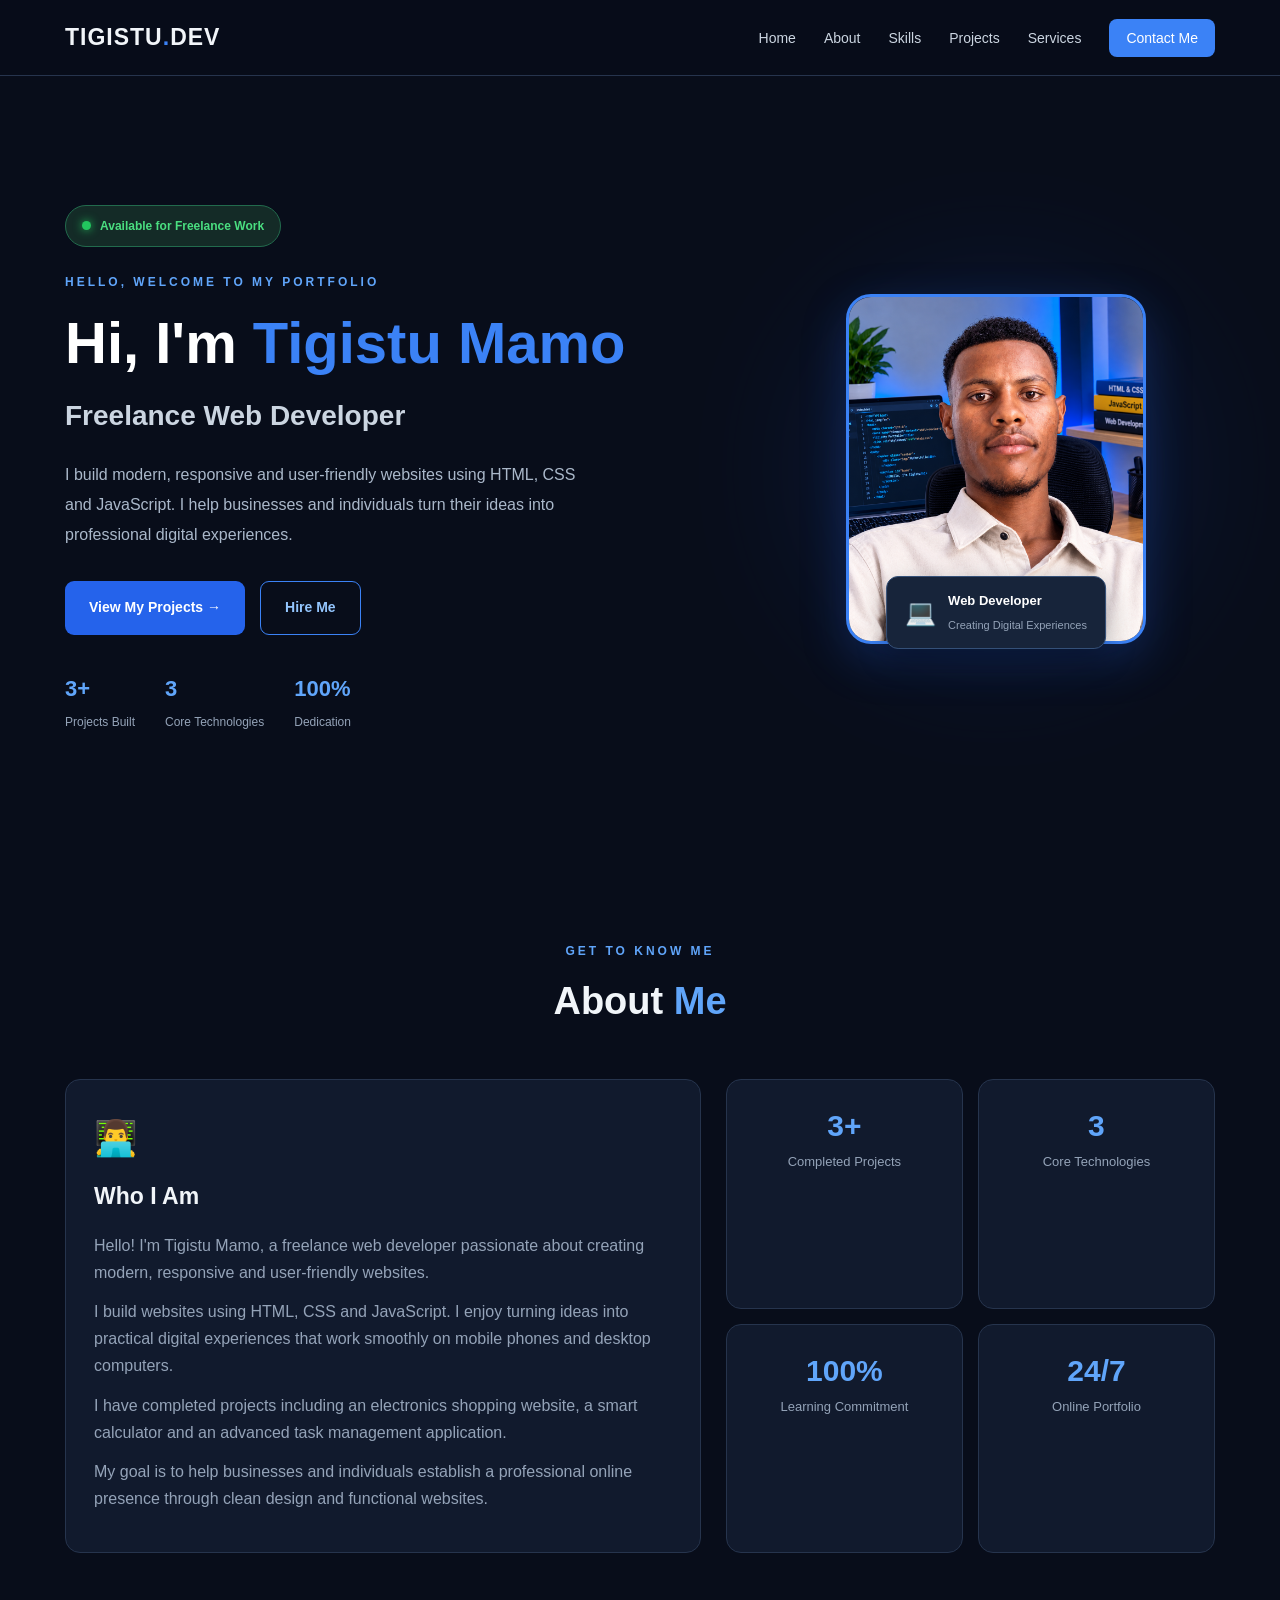
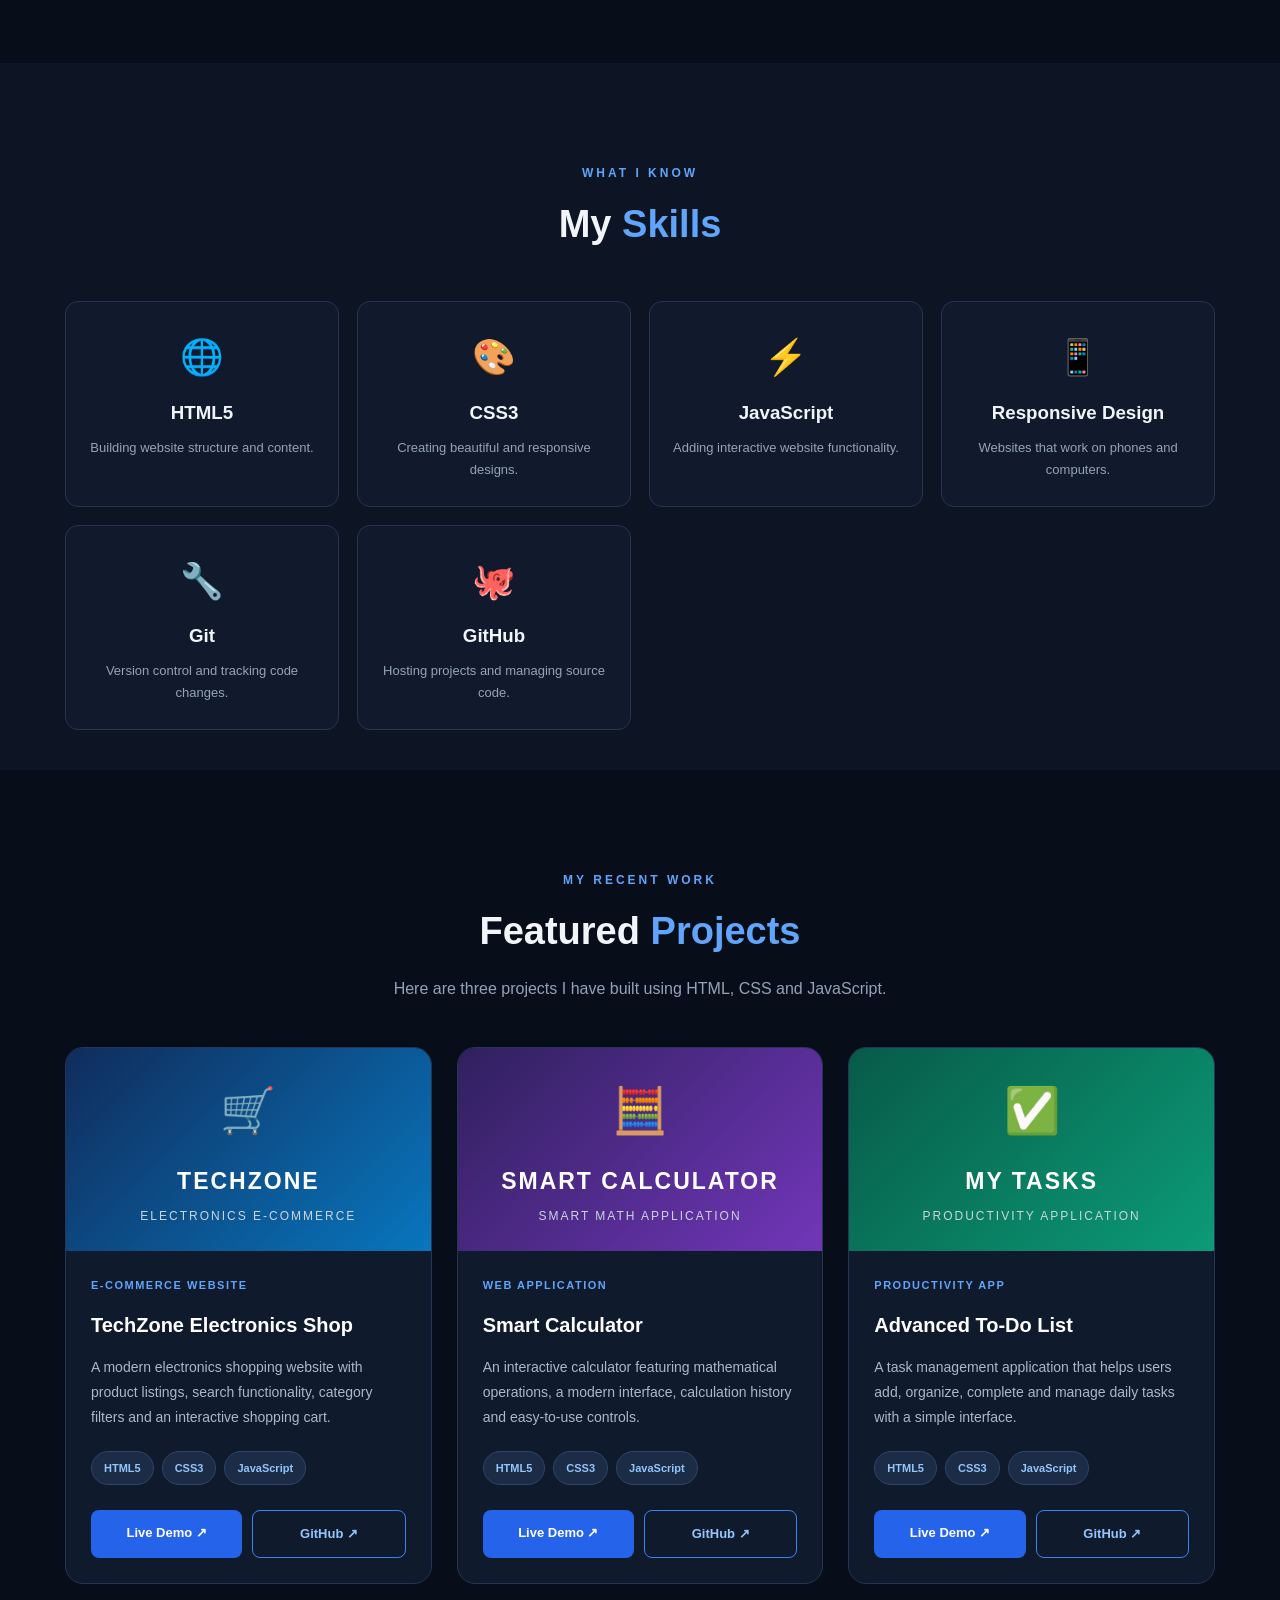
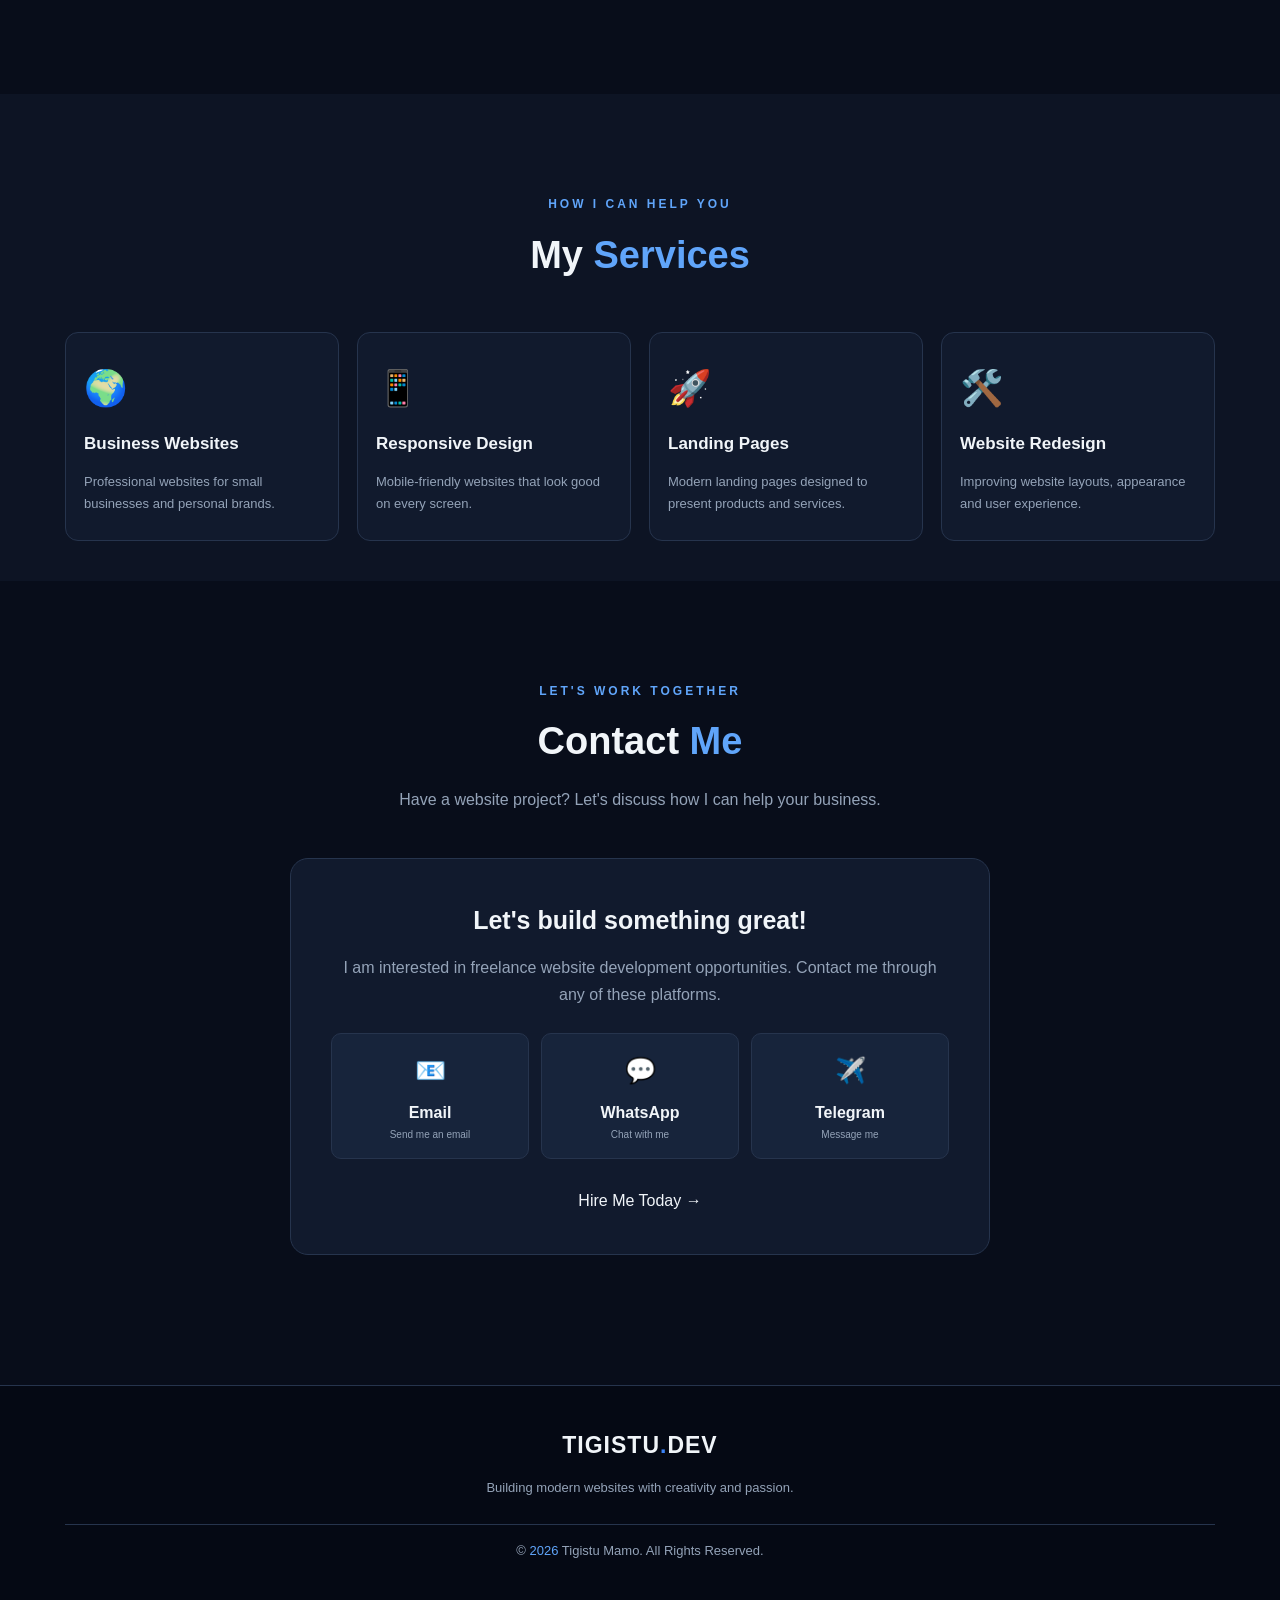
<file: index.html>
<!DOCTYPE html>
<html lang="en">
<head>
  <meta charset="UTF-8">
  <meta name="viewport" content="width=device-width, initial-scale=1.0">

  <meta name="description" content="Tigistu Mamo - Freelance Web Developer. I build modern, responsive and professional websites for businesses.">

  <meta name="theme-color" content="#080d1a">

  <title>Tigistu Mamo | Freelance Web Developer</title>

  <link rel="stylesheet" href="style.css">
</head>

<body>

  <!-- NAVBAR -->
  <header class="header">
    <nav class="navbar container">

      <a href="#home" class="logo">
        TIGISTU<span>.</span>DEV
      </a>

      <button class="menu-btn" id="menuBtn"
        aria-label="Open navigation" aria-expanded="false">
        ☰
      </button>

      <ul class="nav-links" id="navLinks">
        <li><a href="#home">Home</a></li>
        <li><a href="#about">About</a></li>
        <li><a href="#skills">Skills</a></li>
        <li><a href="#projects">Projects</a></li>
        <li><a href="#services">Services</a></li>
        <li><a href="#contact" class="nav-contact">Contact Me</a></li>
      </ul>

    </nav>
  </header>

  <main>

    
    
<!-- PROFESSIONAL HERO SECTION -->

<section class="hero container" id="home">

  <div class="hero-content">

    <div class="hero-badge">
      <span class="online-dot"></span>
      Available for Freelance Work
    </div>

    <p class="small-heading">
      HELLO, WELCOME TO MY PORTFOLIO
    </p>

    <h1>
      Hi, I'm <span>Tigistu Mamo</span>
    </h1>

    <h2>
      Freelance Web Developer
    </h2>

    <p class="hero-description">
      I build modern, responsive and user-friendly
      websites using HTML, CSS and JavaScript.
      I help businesses and individuals turn their
      ideas into professional digital experiences.
    </p>

    <div class="hero-buttons">

      <a href="#projects" class="btn primary">
        View My Projects →
      </a>

      <a href="#contact" class="btn secondary">
        Hire Me
      </a>

    </div>

    <div class="hero-social-proof">
      <div class="hero-stat">
        <strong>3+</strong>
        <span>Projects Built</span>
      </div>

      <div class="hero-stat">
        <strong>3</strong>
        <span>Core Technologies</span>
      </div>

      <div class="hero-stat">
        <strong>100%</strong>
        <span>Dedication</span>
      </div>
    </div>

  </div>

  <div class="hero-image">

    <div class="image-glow"></div>

    <img
      src="profile.jpg"
      alt="Tigistu Mamo, freelance web developer"
      class="profile-photo"
    >

    <div class="image-label">
      <span>💻</span>

      <div>
        <strong>Web Developer</strong>
        <small>Creating Digital Experiences</small>
      </div>
    </div>

  </div>

</section>

  

    

    <!-- ABOUT -->
    <section class="section container" id="about">

      <div class="section-heading">
        <p class="small-heading">GET TO KNOW ME</p>
        <h2>About <span>Me</span></h2>
      </div>

      <div class="about-content">
        <div class="about-card">

  <div class="about-icon">👨‍💻</div>

  <h3>Who I Am</h3>

  <p>
    Hello! I'm Tigistu Mamo, a freelance web developer
    passionate about creating modern, responsive and
    user-friendly websites.
  </p>

  <p>
    I build websites using HTML, CSS and JavaScript.
    I enjoy turning ideas into practical digital
    experiences that work smoothly on mobile phones
    and desktop computers.
  </p>

  <p>
    I have completed projects including an electronics
    shopping website, a smart calculator and an
    advanced task management application.
  </p>

  <p>
    My goal is to help businesses and individuals
    establish a professional online presence through
    clean design and functional websites.
  </p>

        </div>

        

        <div class="about-stats">

          <div class="stat-card">
            <h3>3+</h3>
            <p>Completed Projects</p>
          </div>

          <div class="stat-card">
            <h3>3</h3>
            <p>Core Technologies</p>
          </div>

          <div class="stat-card">
            <h3>100%</h3>
            <p>Learning Commitment</p>
          </div>

          <div class="stat-card">
            <h3>24/7</h3>
            <p>Online Portfolio</p>
          </div>

        </div>

      </div>

    </section>

    <!-- SKILLS -->
    <section class="section skills-section" id="skills">

      <div class="container">

        <div class="section-heading">
          <p class="small-heading">WHAT I KNOW</p>
          <h2>My <span>Skills</span></h2>
        </div>

        <div class="skills-grid">

          <div class="skill-card">
            <div class="skill-icon">🌐</div>
            <h3>HTML5</h3>
            <p>Building website structure and content.</p>
          </div>

          <div class="skill-card">
            <div class="skill-icon">🎨</div>
            <h3>CSS3</h3>
            <p>Creating beautiful and responsive designs.</p>
          </div>

          <div class="skill-card">
            <div class="skill-icon">⚡</div>
            <h3>JavaScript</h3>
            <p>Adding interactive website functionality.</p>
          </div>

          <div class="skill-card">
            <div class="skill-icon">📱</div>
            <h3>Responsive Design</h3>
            <p>Websites that work on phones and computers.</p>
          </div>
          
<div class="skill-card">
  <div class="skill-icon">🔧</div>
  <h3>Git</h3>
  <p>Version control and tracking code changes.</p>
</div>

<div class="skill-card">
  <div class="skill-icon">🐙</div>
  <h3>GitHub</h3>
  <p>Hosting projects and managing source code.</p>
</div>


        </div>

      </div>

    </section>

    <!-- PROJECTS -->
    <section class="section container" id="projects">

      <div class="section-heading">
        <p class="small-heading">MY RECENT WORK</p>
        <h2>Featured <span>Projects</span></h2>

        <p class="section-description">
          Here are three projects I have built using
          HTML, CSS and JavaScript.
        </p>
      </div>

      <div class="projects-grid">
        
<!-- PROJECT 1: TECHZONE -->
<article class="project-card">

  <div class="project-preview electronics">
    <div class="preview-icon">🛒</div>
    <h3>TECHZONE</h3>
    <p>ELECTRONICS E-COMMERCE</p>
  </div>

  <div class="project-info">

    <span class="project-category">E-COMMERCE WEBSITE</span>

    <h3>TechZone Electronics Shop</h3>

    <p>
      A modern electronics shopping website with
      product listings, search functionality,
      category filters and an interactive shopping cart.
    </p>

    <div class="tech-tags">
      <span>HTML5</span>
      <span>CSS3</span>
      <span>JavaScript</span>
    </div>

    <div class="project-links">
      <a href="Electronics.html" class="project-demo">
        Live Demo ↗
      </a>
      <a href="https://github.com/tigistumamo606-spec"
         target="_blank" rel="noopener"
         class="project-code">
        GitHub ↗
      </a>
    </div>

  </div>
</article>


<!-- PROJECT 2: SMART CALCULATOR -->
<article class="project-card">

  <div class="project-preview calculator">
    <div class="preview-icon">🧮</div>
    <h3>SMART CALCULATOR</h3>
    <p>SMART MATH APPLICATION</p>
  </div>

  <div class="project-info">

    <span class="project-category">WEB APPLICATION</span>

    <h3>Smart Calculator</h3>

    <p>
      An interactive calculator featuring
      mathematical operations, a modern interface,
      calculation history and easy-to-use controls.
    </p>

    <div class="tech-tags">
      <span>HTML5</span>
      <span>CSS3</span>
      <span>JavaScript</span>
    </div>

    <div class="project-links">
      <a href="Calculator.html" class="project-demo">
        Live Demo ↗
      </a>
      <a href="https://github.com/tigistumamo606-spec"
         target="_blank" rel="noopener"
         class="project-code">
        GitHub ↗
      </a>
    </div>

  </div>
</article>


<!-- PROJECT 3: ADVANCED TODO -->
<article class="project-card">

  <div class="project-preview todo">
    <div class="preview-icon">✅</div>
    <h3>MY TASKS</h3>
    <p>PRODUCTIVITY APPLICATION</p>
  </div>

  <div class="project-info">

    <span class="project-category">PRODUCTIVITY APP</span>

    <h3>Advanced To-Do List</h3>

    <p>
      A task management application that helps
      users add, organize, complete and manage
      daily tasks with a simple interface.
    </p>

    <div class="tech-tags">
      <span>HTML5</span>
      <span>CSS3</span>
      <span>JavaScript</span>
    </div>

    <div class="project-links">
      <a href="To-do-list.html" class="project-demo">
        Live Demo ↗
      </a>
      <a href="https://github.com/tigistumamo606-spec"
         target="_blank" rel="noopener"
         class="project-code">
        GitHub ↗
      </a>
    </div>

  </div>
</article>


        

      </div>

    </section>

    <!-- SERVICES -->
    <section class="section services-section" id="services">

      <div class="container">

        <div class="section-heading">
          <p class="small-heading">HOW I CAN HELP YOU</p>
          <h2>My <span>Services</span></h2>
        </div>

        <div class="services-grid">

          <div class="service-card">
            <div class="service-icon">🌍</div>
            <h3>Business Websites</h3>
            <p>
              Professional websites for small businesses
              and personal brands.
            </p>
          </div>

          <div class="service-card">
            <div class="service-icon">📱</div>
            <h3>Responsive Design</h3>
            <p>
              Mobile-friendly websites that look good
              on every screen.
            </p>
          </div>

          <div class="service-card">
            <div class="service-icon">🚀</div>
            <h3>Landing Pages</h3>
            <p>
              Modern landing pages designed to
              present products and services.
            </p>
          </div>

          <div class="service-card">
            <div class="service-icon">🛠️</div>
            <h3>Website Redesign</h3>
            <p>
              Improving website layouts, appearance
              and user experience.
            </p>
          </div>

        </div>

      </div>

    </section>

    <!-- CONTACT -->
    <section class="section container" id="contact">

      <div class="section-heading">
        <p class="small-heading">LET'S WORK TOGETHER</p>
        <h2>Contact <span>Me</span></h2>

        <p class="section-description">
          Have a website project? Let's discuss
          how I can help your business.
        </p>
      </div>

      <div class="contact-card">

        <h3>Let's build something great!</h3>

        <p>
          I am interested in freelance website
          development opportunities.
          Contact me through any of these platforms.
        </p>

        <div class="contact-links">

          <a href="mailto:tigistumamo606@gmail.com"
             class="contact-item">
            <span>📧</span>
            <div>
              <strong>Email</strong>
              <small>Send me an email</small>
            </div>
          </a>

          <a href="https://wa.me/251976264514"
             target="_blank" rel="noopener"
             class="contact-item">
            <span>💬</span>
            <div>
              <strong>WhatsApp</strong>
              <small>Chat with me</small>
            </div>
          </a>

          <a href="https://t.me/tigistu32"
             target="_blank" rel="noopener"
             class="contact-item">
            <span>✈️</span>
            <div>
              <strong>Telegram</strong>
              <small>Message me</small>
            </div>
          </a>

        </div>

        <a href="mailto:tigistumamo606@gmail.com"
           class="btn primary contact-button">
          Hire Me Today →
        </a>

      </div>

    </section>

    <!-- FOOTER -->
    <footer class="footer">

      <div class="container">

        <a href="#home" class="logo">
          TIGISTU<span>.</span>DEV
        </a>

        <p>
          Building modern websites with creativity
          and passion.
        </p>

        <p class="copyright">
          © <span id="year"></span> Tigistu Mamo.
          All Rights Reserved.
        </p>

      </div>

    </footer>

  </main>

  <script src="script.js"></script>

</body>
</html>
</file>
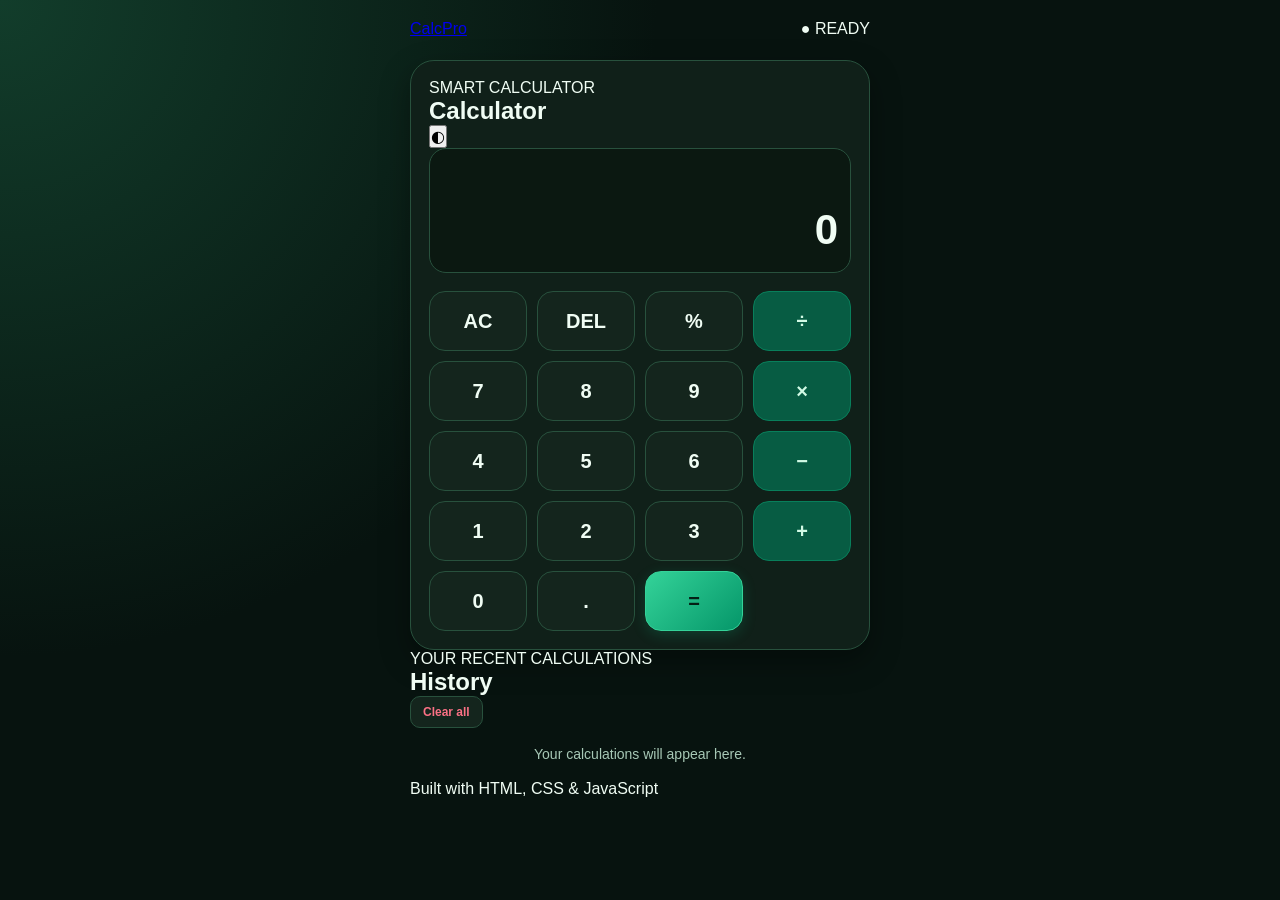
<file: Calculator.html>
<!DOCTYPE html>
<html lang="en">
<head>
  <meta charset="UTF-8">
  <meta name="viewport" content="width=device-width, initial-scale=1.0">
  <meta name="theme-color" content="#080d16">
  <title>CalcPro | Modern  calculter</title>
  <style>
    
/* ======================================
   CalcPro - Emerald Green + Black
   Responsive Android Calculator Theme
   ====================================== */

:root {
  --bg: #07130F;
  --surface: #102019;
  --surface-light: #14251D;
  --border: #28513D;

  --blue: #10B981;
  --text: #F0FDF4;
  --muted: #A7C8B6;

  --green: #34D399;
  --red: #FB7185;

  --shadow: 0 12px 30px rgba(0, 0, 0, 0.35);
}

/* Reset */

* {
  box-sizing: border-box;
  margin: 0;
  padding: 0;
}

body {
  min-height: 100vh;
  padding: 20px;
  background:
    radial-gradient(
      circle at top left,
      #123D2B 0%,
      transparent 42%
    ),
    var(--bg);
  color: var(--text);
  font-family: Arial, Helvetica, sans-serif;
  transition: background 0.3s ease, color 0.3s ease;
}

button {
  font: inherit;
  cursor: pointer;
  -webkit-tap-highlight-color: transparent;
}

button:focus-visible {
  outline: 2px solid var(--blue);
  outline-offset: 3px;
}

/* Main app */

.app {
  width: 100%;
  max-width: 460px;
  margin: 0 auto;
}

/* Header */

.header {
  display: flex;
  align-items: center;
  justify-content: space-between;
  gap: 12px;
  margin-bottom: 22px;
}

.header h1 {
  font-size: 28px;
  font-weight: 800;
  letter-spacing: -1px;
}

.header h1 span {
  color: var(--blue);
}

.header p {
  margin-top: 5px;
  color: var(--muted);
  font-size: 13px;
}

.theme-toggle {
  display: grid;
  place-items: center;
  width: 44px;
  height: 44px;
  border: 1px solid var(--border);
  border-radius: 14px;
  background: var(--surface);
  color: var(--blue);
  font-size: 20px;
}

/* Calculator card */

.calculator {
  padding: 18px;
  border: 1px solid var(--border);
  border-radius: 24px;
  background: var(--surface);
  box-shadow: var(--shadow);
}

/* Display */

.display {
  min-height: 125px;
  display: flex;
  flex-direction: column;
  justify-content: flex-end;
  align-items: flex-end;
  gap: 12px;
  padding: 18px 12px;
  margin-bottom: 18px;
  border: 1px solid var(--border);
  border-radius: 17px;
  background: #0B1811;
  overflow: hidden;
  overflow-wrap: anywhere;
}

#previous {
  
  min-height: 20px;
  color: var(--text);
  font-size: 15px;
  text-align: right;
}

#screen {
  background-color:  #0B1811;
  width: 100%;
  color: var(--text);
  border:none;
  font-size: clamp(30px, 8vw, 42px);
  font-weight: 700;
  text-align: right;
  overflow-wrap: anywhere;
}
    

/* Keypad */

.buttons,
.keypad {
  display: grid;
  grid-template-columns: repeat(4, minmax(0, 1fr));
  gap: 10px;
}

.buttons button,
.keypad button {
  min-width: 0;
  min-height: 60px;
  border: 1px solid var(--border);
  border-radius: 16px;
  background: var(--surface-light);
  color: var(--text);
  font-size: 20px;
  font-weight: 600;
  transition:
    background 0.15s ease,
    transform 0.15s ease,
    border-color 0.15s ease;
}

.buttons button:active,
.keypad button:active {
  transform: scale(0.95);
}

.buttons button:hover,
.keypad button:hover {
  border-color: var(--blue);
  background: #1B3B2B;
}

/* Operator buttons */

button.operator,
.buttons button.operator,
.keypad button.operator {
  border-color: #087F5B;
  background: #075C43;
  color: #D1FAE5;
}

button.operator:hover {
  background: #087F5B;
}

/* Clear and delete */

button.clear,
button.delete {
  background: #173127;
  color: var(--blue);
}

button.delete {
  color: var(--red);
}

/* Equals button */

button.equals,
.buttons button.equals,
.keypad button.equals {
  border-color: #34D399;
  background: linear-gradient(
    135deg,
    #34D399,
    #059669
  );
  color: #042015;
  font-weight: 800;
  box-shadow: 0 4px 14px rgba(16, 185, 129, 0.2);
}

button.equals:hover {
  background: linear-gradient(
    135deg,
    #6EE7B7,
    #10B981
  );
}

/* History section */

.history {
  margin-top: 24px;
  padding: 18px;
  border: 1px solid var(--border);
  border-radius: 20px;
  background: var(--surface);
  box-shadow: var(--shadow);
}

.history-header {
  display: flex;
  align-items: center;
  justify-content: space-between;
  gap: 10px;
  margin-bottom: 15px;
}

.history-header h2 {
  font-size: 18px;
}

.history-header button,
.clear-history {
  padding: 8px 12px;
  border: 1px solid var(--border);
  border-radius: 10px;
  background: var(--surface-light);
  color: var(--red);
  font-size: 12px;
  font-weight: 600;
}

/* History items */

#historyList {
  display: flex;
  flex-direction: column;
  gap: 10px;
}

.history-item {
  display: flex;
  align-items: center;
  justify-content: space-between;
  gap: 12px;
  padding: 12px;
  border: 1px solid var(--border);
  border-radius: 12px;
  background: var(--surface-light);
}

.history-item .calculation {
  min-width: 0;
  overflow-wrap: anywhere;
}

.history-item .expression {
  color: var(--muted);
  font-size: 12px;
}

.history-item .result {
  margin-top: 5px;
  color: var(--green);
  font-size: 17px;
  font-weight: 700;
}

.history-item button {
  flex-shrink: 0;
  width: 34px;
  height: 34px;
  border: 1px solid var(--border);
  border-radius: 10px;
  background: #173127;
  color: var(--red);
  font-size: 16px;
}

.empty-history {
  padding: 18px 5px;
  color: var(--muted);
  font-size: 14px;
  text-align: center;
}

/* Footer */

.footer {
  padding: 20px 0 5px;
  color: var(--muted);
  font-size: 12px;
  text-align: center;
}

/* Light mode
   Compatible with body.classList.toggle("light") */

body.light {
  --bg: #F0FDF4;
  --surface: #FFFFFF;
  --surface-light: #E7F7EC;
  --border: #B8DEC6;

  --blue: #047857;
  --text: #10271B;
  --muted: #547362;

  --green: #047857;
  --red: #BE123C;

  --shadow: 0 10px 25px rgba(16, 70, 40, 0.08);

  background: #F0FDF4;
  color: var(--text);
}

body.light .display {
  background: #F7FFF9;
}

body.light #screen {
  background-color:#F7FFF9;
  color:  #060706;;
}

body.light .buttons button,
body.light .keypad button {
  background: #E7F7EC;
  color: #10271B;
}

body.light button.operator {
  background: #C9F0D8;
  color: #065F46;
}

body.light button.equals {
  background: #10B981;
  color: #FFFFFF;
}

body.light button.clear,
body.light button.delete {
  background: #E7F7EC;
}

body.light .history-item button {
  background: #F0FDF4;
}

body.light .theme-toggle {
  background: #FFFFFF;
}

/* Mobile responsiveness */

@media (max-width: 400px) {
  body {
    padding: 12px;
  }

  .calculator {
    padding: 12px;
  }

  .buttons,
  .keypad {
    gap: 7px;
  }

  .buttons button,
  .keypad button {
    min-height: 54px;
    border-radius: 13px;
    font-size: 18px;
  }

  .history {
    padding: 13px;
  }
}

/* Accessibility */

@media (prefers-reduced-motion: reduce) {
  *,
  *::before,
  *::after {
    transition: none !important;
    animation: none !important;
    scroll-behavior: auto !important;
  }
}

  </style>
  
</head>
<body>
  <main class="app">
    <header class="header">
      <a class="logo" href="#">Calc<span>Pro</span></a>
      <span class="status">● READY</span>
    </header>

    <section class="calculator">
      <div class="calculator-heading">
        <div>
          <p class="eyebrow">SMART CALCULATOR</p>
          <h1>Calculator</h1>
        </div>
        <button id="themeButton" class="theme-button" aria-label="Change theme">
          ◐
        </button>
      </div>

      <div class="display">
        <div id="previous" class="previous"></div>
        <input
          id="screen"
          
          class="screen"
          type="text"
          value="0"
          readonly
          aria-label="Calculator display"
        >
      </div>

      <div class="keypad" id="keypad">
        <button class="key utility" data-action="clear">AC</button>
        <button class="key utility" data-action="delete">DEL</button>
        <button class="key utility" data-action="percent">%</button>
        <button class="key operator" data-value="/">÷</button>

        <button class="key" data-value="7">7</button>
        <button class="key" data-value="8">8</button>
        <button class="key" data-value="9">9</button>
        <button class="key operator" data-value="*">×</button>

        <button class="key" data-value="4">4</button>
        <button class="key" data-value="5">5</button>
        <button class="key" data-value="6">6</button>
        <button class="key operator" data-value="-">−</button>

        <button class="key" data-value="1">1</button>
        <button class="key" data-value="2">2</button>
        <button class="key" data-value="3">3</button>
        <button class="key operator" data-value="+">+</button>

        <button class="key zero" data-value="0">0</button>
        <button class="key" data-action="decimal">.</button>
        <button class="key equals" data-action="equals">=</button>
      </div>
    </section>

    <section class="history-section">
      <div class="history-heading">
        <div>
          <p class="eyebrow">YOUR RECENT CALCULATIONS</p>
          <h2>History</h2>
        </div>
        <button id="clearHistory" class="clear-history">Clear all</button>
      </div>

      <div id="historyList" class="history-list"></div>
    </section>

    <footer>Built with HTML, CSS & JavaScript</footer>
  </main>
  <script>
    
"use strict";

const screen = document.getElementById("screen");
const previous = document.getElementById("previous");
const keypad = document.getElementById("keypad");
const historyList = document.getElementById("historyList");

let expression = "";
let justCalculated = false;
let history = loadHistory();

function loadHistory() {
  try {
    const saved = JSON.parse(
      localStorage.getItem("calcProHistory") || "[]"
    );

    if (!Array.isArray(saved)) return [];

    return saved.filter(item =>
      typeof item.id === "string" &&
      typeof item.expression === "string" &&
      typeof item.result === "string"
    ).slice(0, 50);
  } catch {
    return [];
  }
}

function saveHistory() {
  try {
    localStorage.setItem("calcProHistory", JSON.stringify(history));
  } catch {
    previous.textContent = "Could not save history.";
  }
}

function formatResult(number) {
  if (!Number.isFinite(number)) {
    throw new Error("Invalid result");
  }

  const rounded = Number(number.toPrecision(12));
  return String(rounded);
}

function updateDisplay() {
  screen.value = expression || "0";
}

function clearCalculator() {
  expression = "";
  justCalculated = false;
  previous.textContent = "";
  updateDisplay();
}

function deleteLast() {
  expression = expression.slice(0, -1);
  justCalculated = false;
  updateDisplay();
}

function addValue(value) {
  if (justCalculated) {
    if (/[0-9.]/.test(value)) {
      expression = "";
    }
    justCalculated = false;
  }

  if (/[0-9]/.test(value) && value.length === 1) {
    const lastNumber = expression.match(/(?:^|[+\-*/])(\d*\.?\d*)$/);
    if (lastNumber && lastNumber[1].replace(".", "").length >= 15) {
      return;
    }
  }

  const operators = ["+", "-", "*", "/"];
  const last = expression.slice(-1);

  if (operators.includes(value)) {
    if (expression === "") {
      if (value !== "-") return;
    }

    if (operators.includes(last)) {
      if (value === "-" && last !== "-") {
        expression += value;
      } else {
        expression = expression.slice(0, -1) + value;
      }
      updateDisplay();
      return;
    }
  }

  if (value === ".") {
    const currentNumber = expression.split(/[+\-*/]/).pop();
    if (currentNumber.includes(".")) return;

    if (currentNumber === "") expression += "0";
  }

  expression += value;
  updateDisplay();
}

// Safe parser for basic arithmetic.
// Supports +, -, *, / and decimals; no eval().
function calculate(input) {
  const tokens = input.match(
    /(?:\d+\.?\d*|\.\d+)|[+\-*/]/g
  );

  if (!tokens || tokens.join("") !== input) {
    throw new Error("Invalid expression");
  }

  let position = 0;

  function parseFactor() {
    if (tokens[position] === "-") {
      position++;
      return -parseFactor();
    }

    const token = tokens[position];

    if (!token || !/^(?:\d+\.?\d*|\.\d+)$/.test(token)) {
      throw new Error("Expected a number");
    }

    position++;
    const number = Number(token);

    if (!Number.isFinite(number)) {
      throw new Error("Invalid number");
    }

    return number;
  }

  function parseTerm() {
    let value = parseFactor();

    while (tokens[position] === "*" || tokens[position] === "/") {
      const operator = tokens[position++];
      const next = parseFactor();

      if (operator === "/" && next === 0) {
        throw new Error("Cannot divide by zero");
      }

      value = operator === "*" ? value * next : value / next;
    }

    return value;
  }

  function parseExpression() {
    let value = parseTerm();

    while (tokens[position] === "+" || tokens[position] === "-") {
      const operator = tokens[position++];
      const next = parseTerm();

      value = operator === "+" ? value + next : value - next;
    }

    return value;
  }

  const result = parseExpression();

  if (position !== tokens.length || !Number.isFinite(result)) {
    throw new Error("Invalid expression");
  }

  return result;
}

function addHistory(input, result) {
  history.unshift({
    id: Date.now().toString() + Math.random().toString(36).slice(2, 7),
    expression: input,
    result: result
  });

  history = history.slice(0, 50);
  saveHistory();
  renderHistory();
}

function calculateResult() {
  if (!expression) return;

  try {
    const input = expression;
    const result = formatResult(calculate(input));

    previous.textContent = input + " =";
    expression = result;
    screen.value = result;
    justCalculated = true;

    addHistory(input, result);
  } catch {
    previous.textContent = "Invalid calculation";
    expression = "";
    screen.value = "Error";
    justCalculated = true;
  }
}

function applyPercent() {
  if (!expression) return;

  try {
    const result = formatResult(calculate(expression) / 100);
    previous.textContent = expression + "%";
    expression = result;
    updateDisplay();
    justCalculated = true;
  } catch {
    previous.textContent = "Invalid calculation";
  }
}

keypad.addEventListener("click", event => {
  const button = event.target.closest("button");
  if (!button) return;

  const action = button.dataset.action;
  const value = button.dataset.value;

  if (action === "clear") clearCalculator();
  else if (action === "delete") deleteLast();
  else if (action === "percent") applyPercent();
  else if (action === "decimal") addValue(".");
  else if (action === "equals") calculateResult();
  else if (value !== undefined) addValue(value);
});

function renderHistory() {
  if (history.length === 0) {
    historyList.innerHTML =
      '<p class="empty-history">Your calculations will appear here.</p>';
    return;
  }

  historyList.innerHTML = history.map(item => `
    <div class="history-item">
      <div class="history-content">
        <p class="history-expression">${escapeHTML(item.expression)} =</p>
        <p class="history-result">${escapeHTML(item.result)}</p>
      </div>
      <button class="history-delete"
        data-delete-history="${escapeHTML(item.id)}"
        aria-label="Delete this calculation">×</button>
    </div>
  `).join("");
}

function escapeHTML(text) {
  return text.replace(/[&<>"']/g, character => ({
    "&": "&amp;",
    "<": "&lt;",
    ">": "&gt;",
    '"': "&quot;",
    "'": "&#039;"
  })[character]);
}

historyList.addEventListener("click", event => {
  const button = event.target.closest("[data-delete-history]");
  if (!button) return;

  history = history.filter(item => item.id !== button.dataset.deleteHistory);
  saveHistory();
  renderHistory();
});

document.getElementById("clearHistory").addEventListener("click", () => {
  if (history.length === 0) return;

  if (confirm("Delete all calculation history?")) {
    history = [];
    saveHistory();
    renderHistory();
  }
});

document.getElementById("themeButton").addEventListener("click", () => {
  document.body.classList.toggle("light");
});

renderHistory();
updateDisplay();

  </script>
</body>
</html>
</file>
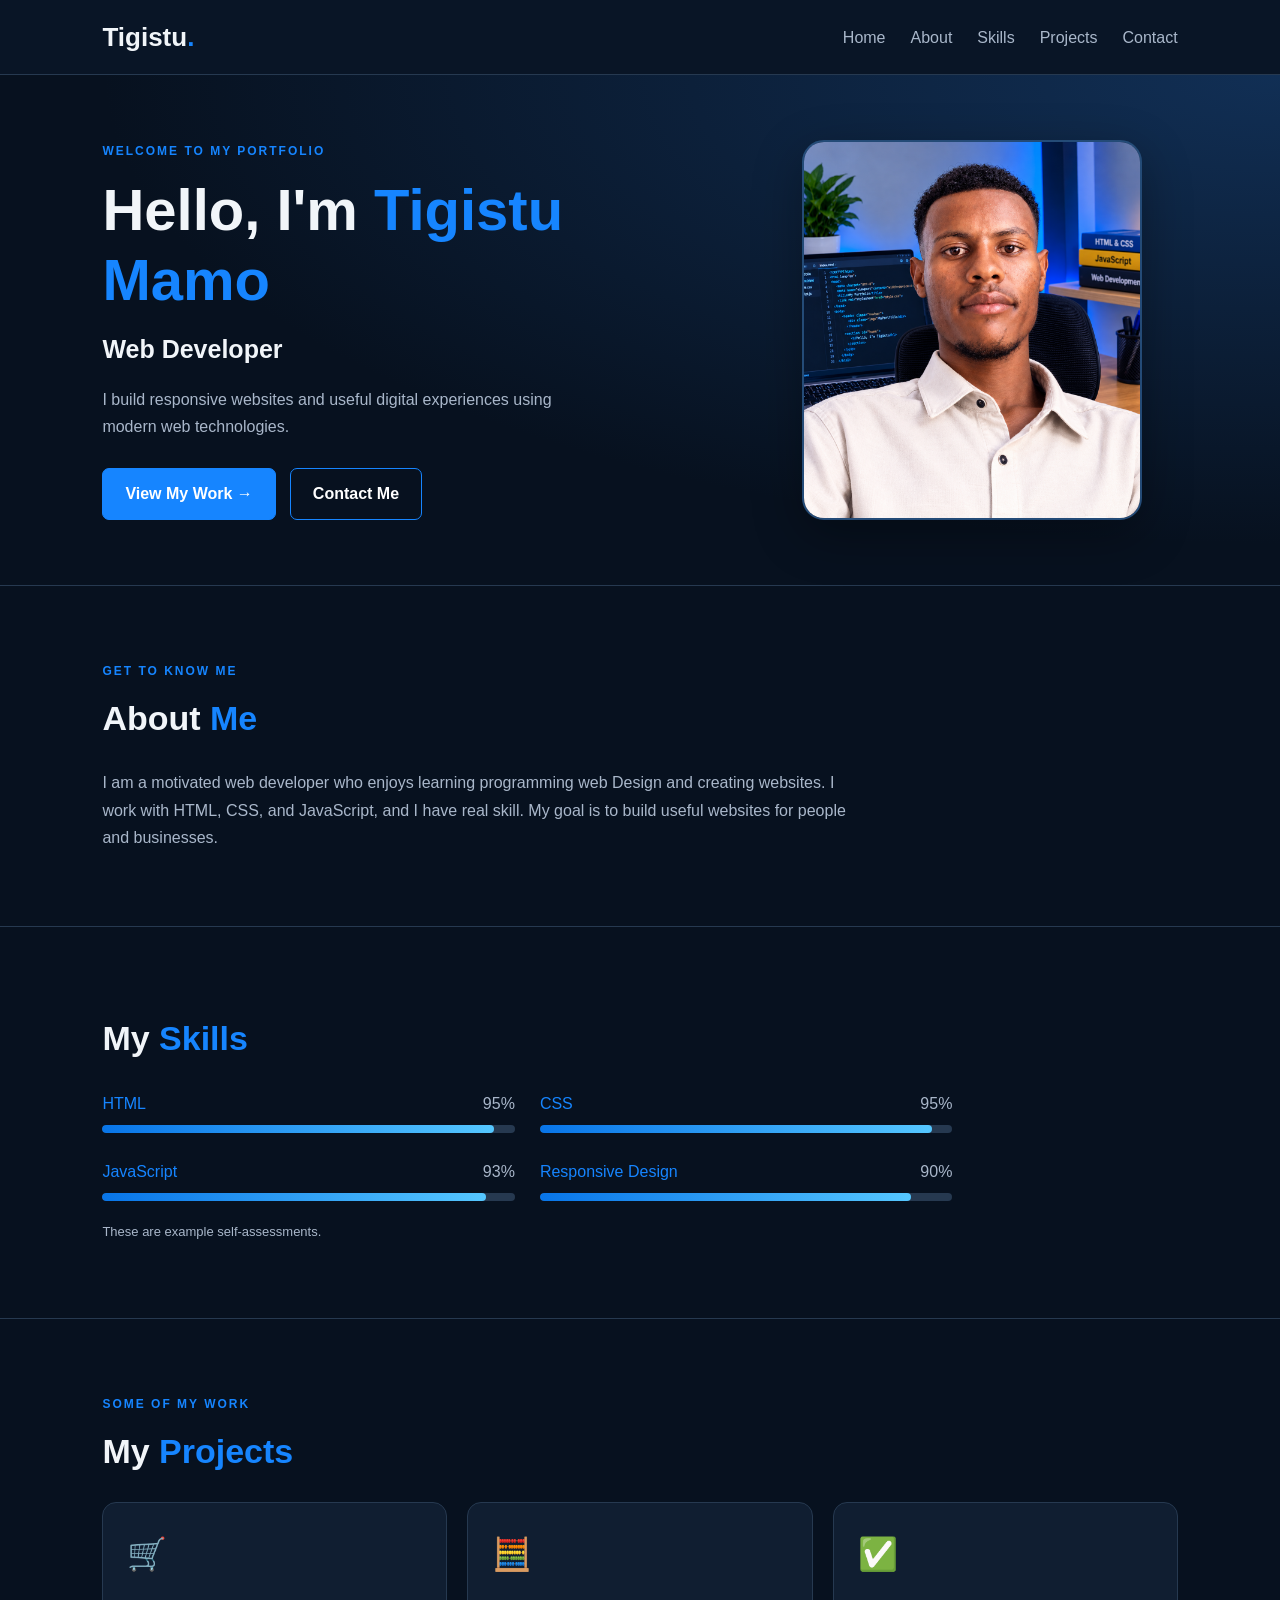
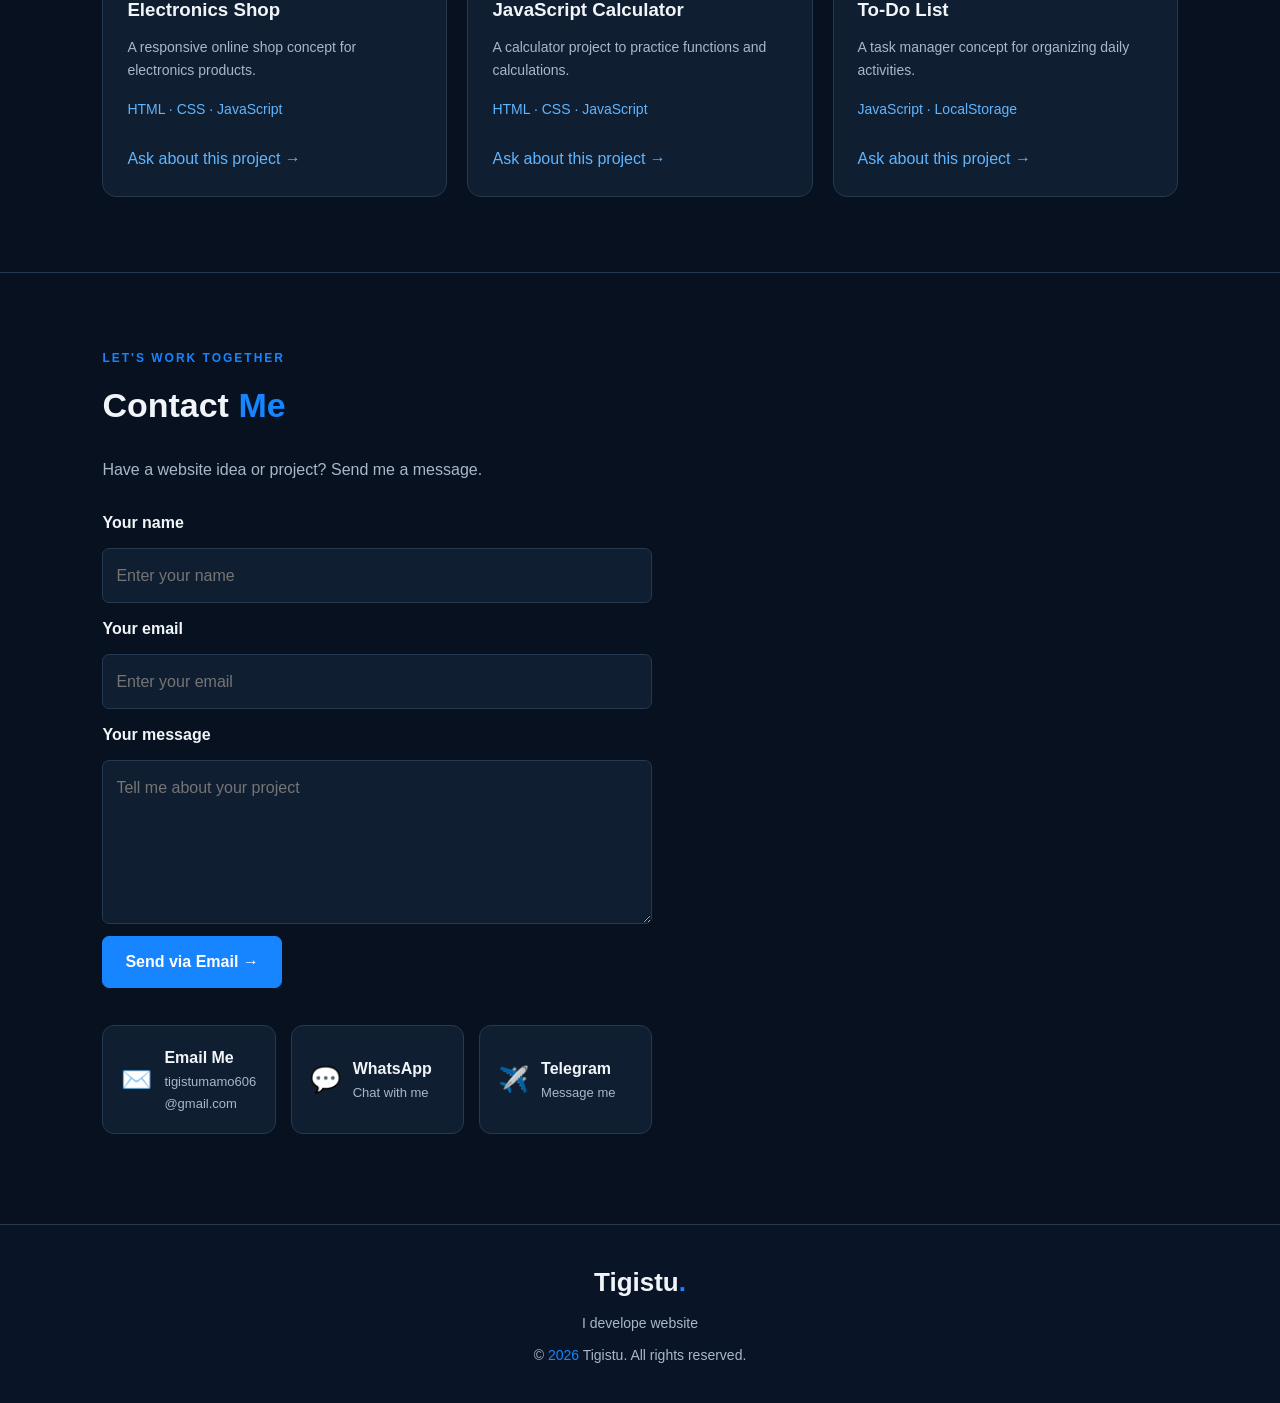
<file: Portfolio.html>
<!DOCTYPE html>
<html lang="en">
<head>
  <meta charset="UTF-8">
  <meta name="viewport" content="width=device-width, initial-scale=1.0">
  <meta name="description" content="Tigistu's personal web development portfolio">
  <title>Tigistu | Web Developer</title>
  <style>
    
/* GENERAL */
* {
  margin: 0;
  padding: 0;
  box-sizing: border-box;
}

:root {
  --background: #07111f;
  --card: #101e31;
  --text: #f1f5f9;
  --muted: #a9b7ca;
  --blue: #1685ff;
  --border: #263950;
}

html {
  scroll-behavior: smooth;
  scroll-padding-top: 85px;
}

body {
  font-family: Arial, Helvetica, sans-serif;
  background: var(--background);
  color: var(--text);
  line-height: 1.7;
}

a {
  color: inherit;
  text-decoration: none;
}

span {
  color: var(--blue);
}

button, input, textarea {
  font: inherit;
}

/* NAVIGATION */
.navbar {
  min-height: 75px;
  padding: 15px 8%;
  display: flex;
  align-items: center;
  justify-content: space-between;
  gap: 20px;
  background: #091526;
  border-bottom: 1px solid var(--border);
  position: sticky;
  top: 0;
  z-index: 10;
}

.logo {
  font-size: 26px;
  font-weight: 800;
}

.navbar nav {
  display: flex;
  align-items: center;
  gap: 25px;
}

.navbar nav a {
  color: var(--muted);
  transition: color 0.3s;
}

.navbar nav a:hover {
  color: var(--blue);
}

.menu-btn {
  display: none;
  color: white;
  background: transparent;
  border: 0;
  font-size: 28px;
  cursor: pointer;
}

/* HERO */
.hero {
  min-height: 510px;
  padding: 65px 8%;
  display: grid;
  grid-template-columns: 1.2fr 0.8fr;
  align-items: center;
  gap: 45px;
  background:
    radial-gradient(ellipse at top right, #112f55, transparent 65%);
}

.welcome, .section-label {
  color: var(--blue);
  font-size: 12px;
  font-weight: bold;
  letter-spacing: 2px;
}

.hero h1 {
  font-size: clamp(36px, 5vw, 58px);
  line-height: 1.2;
  margin: 14px 0;
}

.hero h2 {
  font-size: 25px;
  margin-bottom: 15px;
}

.hero-text > p:not(.welcome) {
  color: var(--muted);
  max-width: 500px;
}

.hero-buttons {
  display: flex;
  flex-wrap: wrap;
  gap: 14px;
  margin-top: 28px;
}

.btn {
  display: inline-block;
  padding: 11px 22px;
  color: white;
  background: var(--blue);
  border: 1px solid var(--blue);
  border-radius: 7px;
  font-weight: bold;
  cursor: pointer;
  transition: transform 0.2s, background 0.2s;
}

.btn:hover {
  transform: translateY(-3px);
  background: #0068d9;
}

.btn-outline {
  background: transparent;
}

.hero-image {
  display: flex;
  justify-content: center;
}

.hero-image img {
  width: 100%;
  max-width: 340px;
  height: 380px;
  object-fit: cover;
  object-position: center 25%;
  border-radius: 22px;
  border: 2px solid #244b77;
  box-shadow: 0 15px 50px #0005;
}

/* SECTIONS */
.section {
  padding: 75px 8%;
  border-top: 1px solid var(--border);
}

.section h2 {
  font-size: 34px;
  margin: 8px 0 22px;
}

.section > p:not(.section-label):not(.small-note) {
  color: var(--muted);
  max-width: 760px;
}

.small-note {
  color: var(--muted);
  font-size: 13px;
  margin-top: 20px;
}

/* SKILLS */
.skills-grid {
  display: grid;
  grid-template-columns: repeat(2, minmax(0, 1fr));
  gap: 25px;
  max-width: 850px;
}

.skill-top {
  display: flex;
  justify-content: space-between;
  gap: 10px;
  margin-bottom: 8px;
}

.skill-top span:last-child {
  color: var(--muted);
}

.progress {
  height: 8px;
  background: #263950;
  border-radius: 10px;
  overflow: hidden;
}

.progress div {
  height: 100%;
  background: linear-gradient(90deg, #0875e8, #55c7ff);
  border-radius: 10px;
}

/* PROJECTS */
.project-grid {
  display: grid;
  grid-template-columns: repeat(3, minmax(0, 1fr));
  gap: 20px;
}

.project-card {
  background: var(--card);
  border: 1px solid var(--border);
  border-radius: 14px;
  padding: 24px;
  transition: transform 0.25s, border-color 0.25s;
}

.project-card:hover {
  transform: translateY(-6px);
  border-color: var(--blue);
}

.project-icon {
  font-size: 32px;
  margin-bottom: 12px;
}

.project-card h3 {
  margin-bottom: 10px;
}

.project-card p {
  color: var(--muted);
  font-size: 14px;
}

.project-card .tags {
  color: #60b5ff;
  margin: 15px 0;
}

.project-card a {
  display: inline-block;
  color: #60b5ff;
  margin-top: 8px;
}

/* CONTACT */
.contact form {
  display: grid;
  gap: 12px;
  max-width: 550px;
  margin-top: 25px;
}

.contact label {
  font-weight: bold;
}

.contact input,
.contact textarea {
  width: 100%;
  padding: 13px;
  color: white;
  background: var(--card);
  border: 1px solid var(--border);
  border-radius: 7px;
  outline: none;
}

.contact input:focus,
.contact textarea:focus {
  border-color: var(--blue);
}

.contact textarea {
  resize: vertical;
}

.contact form button {
  justify-self: start;
}

#formStatus {
  color: #8bd8a8;
  margin-top: 15px;
}

/* FOOTER */
footer {
  padding: 35px 8%;
  text-align: center;
  border-top: 1px solid var(--border);
  background: #091526;
}

footer p {
  color: var(--muted);
  font-size: 14px;
  margin-top: 8px;
}

/* TABLET AND PHONE */
@media (max-width: 850px) {
  .navbar {
    padding: 14px 5%;
  }

  .navbar nav {
    gap: 13px;
  }

  .hero, .section {
    padding-left: 5%;
    padding-right: 5%;
  }

  .project-grid {
    grid-template-columns: repeat(2, minmax(0, 1fr));
  }
}

@media (max-width: 600px) {
  .navbar {
    flex-wrap: wrap;
  }

  .menu-btn {
    display: block;
  }

  .navbar nav {
    display: none;
    flex-direction: column;
    align-items: stretch;
    width: 100%;
    gap: 0;
  }

  .navbar nav.open {
    display: flex;
  }

  .navbar nav a {
    padding: 10px 0;
    border-top: 1px solid var(--border);
  }

  .hero {
    grid-template-columns: 1fr;
    text-align: center;
    gap: 30px;
    padding-top: 45px;
    padding-bottom: 45px;
  }

  .hero-text > p:not(.welcome) {
    margin: auto;
  }

  .hero-buttons {
    justify-content: center;
  }

  .hero-image img {
    max-width: 270px;
    height: 310px;
  }

  .section {
    padding-top: 55px;
    padding-bottom: 55px;
  }

  .section h2 {
    font-size: 29px;
  }

  .skills-grid,
  .project-grid {
    grid-template-columns: 1fr;
  }
}
    
.contact-links {
  display: grid;
  grid-template-columns: repeat(3, minmax(0, 1fr));
  gap: 15px;
  margin-top: 25px;
}

.contact-item {
  display: flex;
  align-items: center;
  gap: 12px;
  padding: 18px;
  background: #101e31;
  border: 1px solid #263950;
  border-radius: 12px;
  color: #f1f5f9;
  transition: 0.3s;
  overflow-wrap: anywhere;
}

.contact-item:hover {
  border-color: #1685ff;
  transform: translateY(-4px);
}

.contact-item > span {
  font-size: 25px;
}

.contact-item h3 {
  font-size: 16px;
}

.contact-item p {
  color: #a9b7ca;
  font-size: 13px;
}

@media (max-width: 600px) {
  .contact-links {
    grid-template-columns: 1fr;
  }
}


  </style>
</head>
<body>

  <header class="navbar">
    <a href="#home" class="logo">Tigistu<span>.</span></a>

    <button class="menu-btn" id="menuBtn"
      aria-label="Toggle navigation" aria-expanded="false">
      ☰
    </button>

    <nav id="navLinks">
      <a href="#home">Home</a>
      <a href="#about">About</a>
      <a href="#skills">Skills</a>
      <a href="#projects">Projects</a>
      <a href="#contact">Contact</a>
    </nav>
  </header>

  <main>
    <section class="hero" id="home">
      <div class="hero-text">
        <p class="welcome">WELCOME TO MY PORTFOLIO</p>
        <h1>Hello, I'm <span>Tigistu Mamo</span></h1>
        <h2>Web Developer</h2>
        <p>
          I build responsive websites and useful digital
          experiences using modern web technologies.
        </p>
        <div class="hero-buttons">
          <a href="#projects" class="btn">View My Work →</a>
          <a href="#contact" class="btn btn-outline">Contact Me</a>
        </div>
      </div>

      <div class="hero-image">
        <img src="profile.jpg" alt="Portrait of Tigistu">
      </div>
    </section>

    <section class="section about" id="about">
      <p class="section-label">GET TO KNOW ME</p>
      <h2>About <span>Me</span></h2>
      <p>
        I am a motivated web developer who enjoys learning
        programming  web Design and creating websites. I work with HTML,
        CSS, and JavaScript, and I have real skill.
        My goal is to build useful websites for people and businesses.
      </p>
    </section>

    <section class="section" id="skills">
      <p class="section-label"></p>
      <h2>My <span>Skills</span></h2>

      <div class="skills-grid">
        <div class="skill">
          <div class="skill-top"><span>HTML</span><span>95%</span></div>
          <div class="progress"><div style="width: 95%;"></div></div>
        </div>
        <div class="skill">
          <div class="skill-top"><span>CSS</span><span>95%</span></div>
          <div class="progress"><div style="width:95%"></div></div>
        </div>
        <div class="skill">
          <div class="skill-top"><span>JavaScript</span><span>93%</span></div>
          <div class ="progress"><div style="width:93%"></div></div>
        </div>
        <div class="skill">
          <div class="skill-top"><span>Responsive Design</span><span>90%</span></div>
    <div class ="progress"><div style="width:90%"></div></div>
        </div>
      </div>
      <p class="small-note">
        These are example self-assessments. 
      </p>
    </section>

    <section class="section" id="projects">
      <p class="section-label">SOME OF MY WORK</p>
      <h2>My <span>Projects</span></h2>

      <div class="project-grid">
        <article class="project-card">
          <div class="project-icon">🛒</div>
          <h3>Electronics Shop</h3>
          <p>A responsive online shop concept for electronics products.</p>
          <p class="tags">HTML · CSS · JavaScript</p>
          <a href="#contact"><a href="Volt&Co.Electronics(2).html">Ask about this project →</a>
          </a>
        </article>

        <article class="project-card">
          <div class="project-icon">🧮</div>
          <h3>JavaScript Calculator</h3>
          <p>A calculator project to practice functions and calculations.</p>
          <p class="tags">HTML · CSS · JavaScript</p>
          <a href="#contact">
            <a href="Calcuter.html">Ask about this project →</a>
          </a>
        </article>

        <article class="project-card">
          <div class="project-icon">✅</div>
          <h3>To-Do List</h3>
          <p>A task manager concept for organizing daily activities.</p>
          <p class="tags">JavaScript · LocalStorage</p>
          <a href="#contact">
            <a href="To-do-list.html">Ask about this project →</a>
          </a>
        </article>
      </div>
      
    </section>

    <section class="section contact" id="contact">
      
      <p class="section-label">LET'S WORK TOGETHER</p>
      <h2>Contact <span>Me</span></h2>
      <p>Have a website idea or project? Send me a message.</p>
      
      <form id="contactForm">
        <label for="name">Your name</label>
        <input id="name" type="text" placeholder="Enter your name" required>

        <label for="email">Your email</label>
        <input id="email" type="email" placeholder="Enter your email" required>

        <label for="message">Your message</label>
        <textarea id="message" rows="5"
          placeholder="Tell me about your project" required></textarea>

        <button class="btn" type="submit">Send via Email →</button>
        <div class="contact-links">

  <a href="mailto:tigistumamo606@gmail.com" class="contact-item">
    <span>✉️</span>
    <div>
      <h3>Email Me</h3>
      <p>tigistumamo606@gmail.com</p>
    </div>
  </a>

  <a href="https://wa.me/251976264514" class="contact-item"
     target="_blank" rel="noopener noreferrer">
    <span>💬</span>
    <div>
      <h3>WhatsApp</h3>
      <p>Chat with me</p>
    </div>
  </a>

  <a href="https://t.me/tigistu32" class="contact-item"
     target="_blank" rel="noopener noreferrer">
    <span>✈️</span>
    <div>
      <h3>Telegram</h3>
      <p>Message me</p>
    </div>
  </a>

</div>
      </form>
      <p id="formStatus" role="status"></p>
      
    </section>
  </main>

  <footer>
    <a href="#home" class="logo">Tigistu<span>.</span></a>
    <p> I develope website </p>
    <p>© <span id="year"></span> Tigistu. All rights reserved.</p>
  </footer>

  <script>
    const menuBtn = document.getElementById("menuBtn");
const navLinks = document.getElementById("navLinks");

// Mobile navigation
menuBtn.addEventListener("click", function () {
  const isOpen = navLinks.classList.toggle("open");

  menuBtn.setAttribute("aria-expanded", isOpen);
  menuBtn.textContent = isOpen ? "✕" : "☰";
});

// Close menu after clicking a link
navLinks.querySelectorAll("a").forEach(function (link) {
  link.addEventListener("click", function () {
    navLinks.classList.remove("open");
    menuBtn.setAttribute("aria-expanded", "false");
    menuBtn.textContent = "☰";
  });
});

// Automatically update copyright year
document.getElementById("year").textContent =
  new Date().getFullYear();

// Contact form
const contactForm = document.getElementById("contactForm");
const formStatus = document.getElementById("formStatus");

contactForm.addEventListener("submit", function (event) {
  event.preventDefault();

  const name = document.getElementById("name").value.trim();
  const email = document.getElementById("email").value.trim();
  const message = document.getElementById("message").value.trim();

  if (!name || !email || !message) {
    formStatus.textContent = "Please fill in every field.";
    return;
  }

  // Replace this with your own email address.
  const myEmail = "your-email@example.com";

  const subject = encodeURIComponent(
    "Portfolio contact from " + name
  );

  const body = encodeURIComponent(
    "Name: " + name +
    "\nEmail: " + email +
    "\n\nMessage:\n" + message
  );

  formStatus.textContent =
    "Opening your email app. Send the message there to complete delivery.";

  window.location.href =
    "mailto:" + myEmail +
    "?subject=" + subject +
    "&body=" + body;
});

  </script>
</body>
</html>
</file>
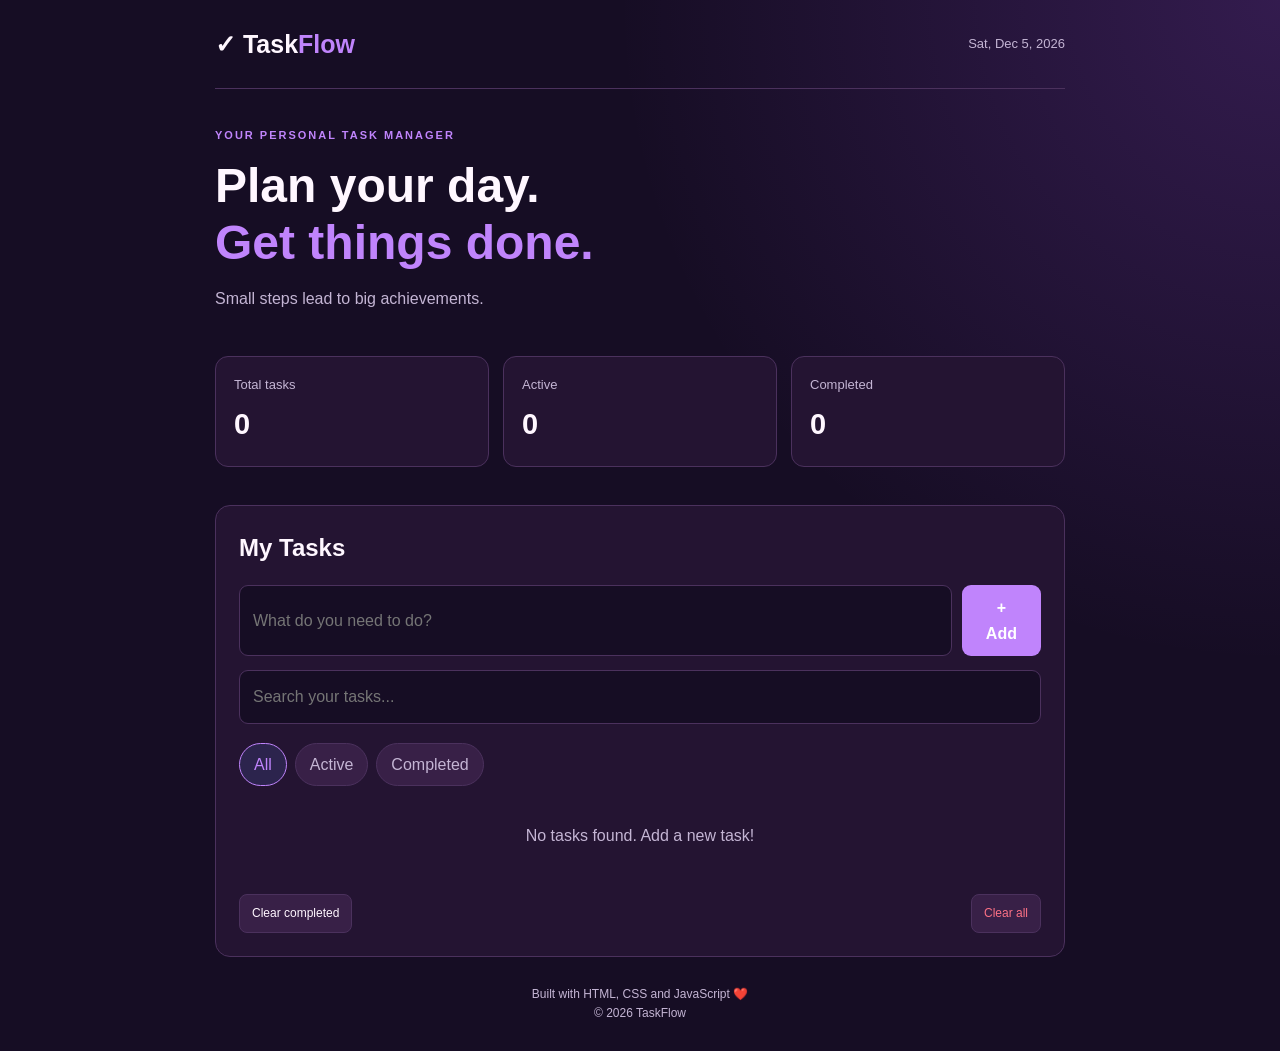
<file: To-do-list.html>
<!DOCTYPE html>
<html lang="en">
<head>
  <meta charset="UTF-8">
  <meta name="viewport" content="width=device-width, initial-scale=1.0">
  <meta name="theme-color" content="#0b1020">
  <title>TaskFlow | My To-Do List</title>
  <style>
    

:root {
  --bg: #160d24;
  --surface: #241432;
  --surface-light: #382047;
  --border: #4b315d;
  --blue: #c084fc;
  --text: #fff7ff;
  --muted: #c4b5d4;
  --green: #86efac;
  --red: #fb7185;
}


* {
  margin: 0;
  padding: 0;
  box-sizing: border-box;
}

body {
  
background:
  radial-gradient(circle at top right, #a855f733, transparent 40%),
  var(--bg);

  color: var(--text);
  font-family: Arial, sans-serif;
  line-height: 1.6;
  min-height: 100vh;
}

button, input {
  font: inherit;
}

button {
  cursor: pointer;
}

.app {
  width: 92%;
  max-width: 850px;
  margin: auto;
}

.header {
  display: flex;
  justify-content: space-between;
  align-items: center;
  padding: 24px 0;
  border-bottom: 1px solid var(--border);
}

.brand {
  font-size: 25px;
  font-weight: 900;
}

.brand span {
  color: var(--blue);
}

.date {
  font-size: 13px;
  color: var(--muted);
}

.welcome {
  padding: 38px 0 25px;
}

.eyebrow {
  color: var(--blue);
  font-size: 11px;
  font-weight: bold;
  letter-spacing: 2px;
  margin-bottom: 12px;
}

.welcome h1 {
  font-size: clamp(32px, 7vw, 48px);
  line-height: 1.2;
  margin-bottom: 14px;
}

.welcome h1 span {
  color: var(--blue);
}

.subtitle {
  color: var(--muted);
}

.stats {
  display: grid;
  grid-template-columns: repeat(3, minmax(0, 1fr));
  gap: 14px;
  margin: 20px 0 38px;
}

.stat-card {
  padding: 18px;
  background: var(--surface);
  border: 1px solid var(--border);
  border-radius: 13px;
}

.stat-card p {
  font-size: 13px;
  color: var(--muted);
}

.stat-card h2 {
  font-size: 29px;
  margin-top: 5px;
}

.task-section {
  padding: 23px;
  background: var(--surface);
  border: 1px solid var(--border);
  border-radius: 15px;
}

.task-section > h2 {
  margin-bottom: 18px;
}

.add-form {
  display: flex;
  gap: 10px;
}

.add-form input,
.search-input {
  width: 100%;
  min-width: 0;
  padding: 13px;
  color: var(--text);
  background: var(--bg);
  border: 1px solid var(--border);
  border-radius: 9px;
  outline: none;
}

.add-form input:focus,
.search-input:focus {
  border-color: var(--blue);
}

.add-button {
  padding: 10px 20px;
  border: none;
  border-radius: 9px;
  background: var(--blue);
  color: white;
  font-weight: bold;
}

.search-input {
  margin-top: 14px;
}

.filters {
  display: flex;
  gap: 8px;
  margin: 19px 0 12px;
  flex-wrap: wrap;
}

.filter {
  padding: 8px 14px;
  background: var(--surface-light);
  border: 1px solid var(--border);
  border-radius: 30px;
  color: var(--muted);
}

.filter.active {
  background: #628bff22;
  border-color: var(--blue);
  color: var(--blue);
}

.message {
  color: var(--muted);
  font-size: 13px;
  margin: 10px 0;
}

.task-list {
  display: grid;
  gap: 10px;
}

.task-item {
  display: flex;
  align-items: center;
  gap: 12px;
  padding: 14px;
  background: var(--bg);
  border: 1px solid var(--border);
  border-radius: 10px;
}

.task-check {
  width: 20px;
  height: 20px;
  accent-color: var(--blue);
  flex-shrink: 0;
}

.task-text {
  flex: 1;
  min-width: 0;
  overflow-wrap: anywhere;
}

.task-item.done .task-text {
  color: var(--muted);
  text-decoration: line-through;
}

.delete-button {
  border: none;
  background: transparent;
  color: var(--red);
  font-size: 19px;
  padding: 4px 8px;
}

.bottom-actions {
  display: flex;
  justify-content: space-between;
  gap: 10px;
  margin-top: 20px;
}

.secondary-button,
.danger-button {
  padding: 9px 12px;
  border: 1px solid var(--border);
  border-radius: 8px;
  background: var(--surface-light);
  color: var(--text);
  font-size: 12px;
}

.danger-button {
  color: var(--red);
}

.empty {
  padding: 25px 10px;
  text-align: center;
  color: var(--muted);
}

footer {
  padding: 28px 0;
  text-align: center;
  color: var(--muted);
  font-size: 12px;
}

@media (max-width: 480px) {
  .task-section {
    padding: 15px;
  }

  .stat-card {
    padding: 12px;
  }

  .stat-card p {
    font-size: 11px;
  }

  .stat-card h2 {
    font-size: 24px;
  }

  .add-form {
    flex-direction: column;
  }

  .add-button {
    padding: 12px;
  }

  .task-item {
    padding: 11px;
  }
}

  </style>
  
</head>
<body>

  <main class="app">
    <header class="header">
      <div class="brand">✓ Task<span>Flow</span></div>
      <div class="date" id="today"></div>
    </header>

    <section class="welcome">
      <p class="eyebrow">YOUR PERSONAL TASK MANAGER</p>
      <h1>Plan your day.<br><span>Get things done.</span></h1>
      <p class="subtitle">Small steps lead to big achievements.</p>
    </section>

    <section class="stats">
      <div class="stat-card">
        <p>Total tasks</p>
        <h2 id="totalCount">0</h2>
      </div>
      <div class="stat-card">
        <p>Active</p>
        <h2 id="activeCount">0</h2>
      </div>
      <div class="stat-card">
        <p>Completed</p>
        <h2 id="completedCount">0</h2>
      </div>
    </section>

    <section class="task-section">
      <h2>My Tasks</h2>

      <form id="taskForm" class="add-form">
        <input
          type="text"
          id="taskInput"
          placeholder="What do you need to do?"
          maxlength="200"
          required
        >
        <button type="submit" class="add-button">+ Add</button>
      </form>

      <input
        type="search"
        id="searchInput"
        class="search-input"
        placeholder="Search your tasks..."
        aria-label="Search tasks"
      >

      <div class="filters" id="filters">
        <button class="filter active" data-filter="all">All</button>
        <button class="filter" data-filter="active">Active</button>
        <button class="filter" data-filter="completed">Completed</button>
      </div>

      <p id="message" class="message" aria-live="polite"></p>
      <div id="taskList" class="task-list"></div>

      <div class="bottom-actions">
        <button id="clearCompleted" class="secondary-button">
          Clear completed
        </button>
        <button id="clearAll" class="danger-button">
          Clear all
        </button>
      </div>
    </section>

    <footer>
      <p>Built with HTML, CSS and JavaScript ❤️</p>
      <p>© <span id="year"></span> TaskFlow</p>
    </footer>
  </main>
  <script>
    
"use strict";

const taskForm = document.getElementById("taskForm");
const taskInput = document.getElementById("taskInput");
const searchInput = document.getElementById("searchInput");
const taskList = document.getElementById("taskList");
const message = document.getElementById("message");
const filters = document.getElementById("filters");

const totalCount = document.getElementById("totalCount");
const activeCount = document.getElementById("activeCount");
const completedCount = document.getElementById("completedCount");

let tasks = loadTasks();
let currentFilter = "all";

// Show today's date.
document.getElementById("today").textContent =
  new Date().toLocaleDateString("en", {
    weekday: "short",
    month: "short",
    day: "numeric",
    year: "numeric"
  });

document.getElementById("year").textContent =
  new Date().getFullYear();

// Load saved tasks from LocalStorage.
function loadTasks() {
  try {
    const saved = JSON.parse(
      localStorage.getItem("taskFlowTasks") || "[]"
    );

    if (!Array.isArray(saved)) return [];

    return saved.filter(task =>
      Number.isSafeInteger(task.id) &&
      typeof task.text === "string" &&
      typeof task.completed === "boolean"
    );
  } catch (error) {
    return [];
  }
}

// Save tasks in the browser.
function saveTasks() {
  try {
    localStorage.setItem("taskFlowTasks", JSON.stringify(tasks));
  } catch (error) {
    message.textContent = "Could not save tasks in this browser.";
  }
}

// Create a new task.
taskForm.addEventListener("submit", function(event) {
  event.preventDefault();

  const text = taskInput.value.trim();

  if (text === "") {
    message.textContent = "Please enter a task.";
    return;
  }

  tasks.unshift({
    id: Date.now(),
    text: text,
    completed: false
  });

  saveTasks();
  taskInput.value = "";
  currentFilter = "all";
  updateFilters();
  renderTasks();
  taskInput.focus();
});

// Mark a task complete or active.
function toggleTask(id) {
  tasks = tasks.map(task =>
    task.id === id
      ? { ...task, completed: !task.completed }
      : task
  );

  saveTasks();
  renderTasks();
}

// Delete one task.
function deleteTask(id) {
  tasks = tasks.filter(task => task.id !== id);
  saveTasks();
  renderTasks();
}

// Display the task list.
function renderTasks() {
  totalCount.textContent = tasks.length;
  activeCount.textContent =
    tasks.filter(task => !task.completed).length;
  completedCount.textContent =
    tasks.filter(task => task.completed).length;

  const query = searchInput.value.trim().toLowerCase();

  const visibleTasks = tasks.filter(task => {
    const matchesSearch = task.text.toLowerCase().includes(query);

    const matchesFilter =
      currentFilter === "all" ||
      (currentFilter === "active" && !task.completed) ||
      (currentFilter === "completed" && task.completed);

    return matchesSearch && matchesFilter;
  });

  if (visibleTasks.length === 0) {
    taskList.innerHTML =
      '<p class="empty">No tasks found. Add a new task!</p>';
    message.textContent = "";
    return;
  }

  message.textContent = `Showing ${visibleTasks.length} task(s).`;

  taskList.innerHTML = visibleTasks.map(task => `
    <div class="task-item ${task.completed ? "done" : ""}">
      <input
        type="checkbox"
        class="task-check"
        data-toggle="${task.id}"
        ${task.completed ? "checked" : ""}
        aria-label="Mark ${escapeHTML(task.text)} as completed"
      >

      <span class="task-text">${escapeHTML(task.text)}</span>

      <button
        class="delete-button"
        data-delete="${task.id}"
        aria-label="Delete task"
      >×</button>
    </div>
  `).join("");
}

// Escape user text before displaying it as HTML.
function escapeHTML(text) {
  return text.replace(/[&<>"']/g, character => ({
    "&": "&amp;",
    "<": "&lt;",
    ">": "&gt;",
    '"': "&quot;",
    "'": "&#039;"
  })[character]);
}

// Handle task checkbox and delete clicks.
taskList.addEventListener("click", function(event) {
  const deleteButton = event.target.closest("[data-delete]");

  if (deleteButton) {
    deleteTask(Number(deleteButton.dataset.delete));
  }
});

taskList.addEventListener("change", function(event) {
  const checkbox = event.target.closest("[data-toggle]");

  if (checkbox) {
    toggleTask(Number(checkbox.dataset.toggle));
  }
});

// Search tasks.
searchInput.addEventListener("input", renderTasks);

// Filter tasks.
filters.addEventListener("click", function(event) {
  const button = event.target.closest("[data-filter]");
  if (!button) return;

  currentFilter = button.dataset.filter;
  updateFilters();
  renderTasks();
});

function updateFilters() {
  filters.querySelectorAll("[data-filter]").forEach(button => {
    button.classList.toggle(
      "active",
      button.dataset.filter === currentFilter
    );
  });
}

// Remove completed tasks.
document.getElementById("clearCompleted").addEventListener("click", function() {
  tasks = tasks.filter(task => !task.completed);
  saveTasks();
  renderTasks();
});

// Remove all tasks after confirmation.
document.getElementById("clearAll").addEventListener("click", function() {
  if (tasks.length === 0) return;

  const confirmed = confirm("Delete all tasks? This cannot be undone.");

  if (confirmed) {
    tasks = [];
    saveTasks();
    renderTasks();
  }
});

// Initial display.
renderTasks();

  </script>

</body>
</html>
</file>
<file: style.css>
/* GENERAL SETTINGS */

* {
  margin: 0;
  padding: 0;
  box-sizing: border-box;
}

html {
  scroll-behavior: smooth;
  scroll-padding-top: 85px;
}

body {
  font-family: Arial, Helvetica, sans-serif;
  background: #080d1a;
  color: #f1f5f9;
  line-height: 1.7;
}

:root {
  --background: #080d1a;
  --card: #111a2d;
  --blue: #3b82f6;
  --light-blue: #60a5fa;
  --text: #f1f5f9;
  --muted: #94a3b8;
  --border: #26344d;
}

.container {
  width: 90%;
  max-width: 1150px;
  margin: auto;
}

a {
  text-decoration: none;
  color: inherit;
}

span {
  color: var(--light-blue);
}

.section {
  padding-top: 100px;
  padding-bottom: 40px;
}

.section-heading {
  text-align: center;
  margin-bottom: 45px;
}

.section-heading h2 {
  font-size: 38px;
  margin-top: 8px;
}

.small-heading {
  color: var(--light-blue);
  font-size: 12px;
  font-weight: bold;
  letter-spacing: 3px;
}

.section-description {
  color: var(--muted);
  margin-top: 12px;
}

/* NAVIGATION */

.header {
  position: sticky;
  top: 0;
  z-index: 1000;
  background: rgba(8, 13, 26, 0.96);
  border-bottom: 1px solid var(--border);
  backdrop-filter: blur(12px);
}

.navbar {
  min-height: 75px;
  display: flex;
  align-items: center;
  justify-content: space-between;
}

.logo {
  font-size: 23px;
  font-weight: 900;
  letter-spacing: 1px;
}

.logo span {
  color: var(--blue);
}

.nav-links {
  display: flex;
  list-style: none;
  align-items: center;
  gap: 28px;
}

.nav-links a {
  color: #cbd5e1;
  font-size: 14px;
  transition: 0.3s;
}

.nav-links a:hover {
  color: var(--light-blue);
}

.nav-links .nav-contact {
  background: var(--blue);
  padding: 11px 17px;
  border-radius: 8px;
  color: white;
}

.menu-btn {
  display: none;
  background: transparent;
  color: white;
  border: none;
  font-size: 27px;
  cursor: pointer;
}

/* HERO */

/* =========================
   PROFESSIONAL HERO SECTION
========================= */

.hero {
  min-height: 85vh;
  display: grid;
  grid-template-columns: 1.2fr 0.8fr;
  align-items: center;
  gap: 55px;
  padding-top: 100px;
  padding-bottom: 80px;
}

/* HERO BADGE */

.hero-badge {
  display: inline-flex;
  align-items: center;
  gap: 9px;
  background: #142b27;
  color: #4ade80;
  border: 1px solid #226b4d;
  padding: 10px 16px;
  border-radius: 30px;
  font-size: 12px;
  margin-bottom: 25px;
  font-weight: 600;
}

.online-dot {
  width: 9px;
  height: 9px;
  background: #22c55e;
  border-radius: 50%;
  display: inline-block;
  box-shadow: 0 0 10px #22c55e;
}

/* INTRODUCTION */

.hero-content .small-heading {
  color: #60a5fa;
  letter-spacing: 3px;
  font-size: 12px;
  font-weight: 700;
  margin-bottom: 18px;
}

.hero-content h1 {
  color: #ffffff;
  font-size: clamp(35px, 5vw, 58px);
  line-height: 1.15;
  margin-bottom: 15px;
}

.hero-content h1 span {
  color: #3b82f6;
}

.hero-content h2 {
  color: #cbd5e1;
  font-size: clamp(20px, 3vw, 28px);
  margin-bottom: 20px;
}

.hero-description {
  color: #aab8ca;
  font-size: 16px;
  line-height: 1.9;
  max-width: 540px;
  margin-bottom: 30px;
}

/* HERO BUTTONS */

.hero-buttons {
  display: flex;
  flex-wrap: wrap;
  gap: 15px;
  margin-bottom: 35px;
}

.hero-buttons .btn {
  display: inline-flex;
  align-items: center;
  justify-content: center;
  padding: 14px 24px;
  border-radius: 9px;
  font-size: 14px;
  font-weight: 700;
  text-decoration: none;
  transition: 0.3s ease;
}

.hero-buttons .primary {
  background: #2563eb;
  color: white;
}

.hero-buttons .primary:hover {
  background: #1d4ed8;
  transform: translateY(-4px);
}

.hero-buttons .secondary {
  color: #93c5fd;
  border: 1px solid #3b82f6;
}

.hero-buttons .secondary:hover {
  background: #1e3a5f;
  transform: translateY(-4px);
}

/* HERO STATISTICS */

.hero-social-proof {
  display: flex;
  flex-wrap: wrap;
  gap: 30px;
}

.hero-stat {
  display: flex;
  flex-direction: column;
  gap: 5px;
}

.hero-stat strong {
  color: #60a5fa;
  font-size: 22px;
}

.hero-stat span {
  color: #94a3b8;
  font-size: 12px;
}

/* PROFILE IMAGE */

.hero-image {
  position: relative;
  display: flex;
  align-items: center;
  justify-content: center;
  min-height: 390px;
}

.image-glow {
  position: absolute;
  width: 300px;
  height: 300px;
  background: #2563eb;
  opacity: 0.22;
  filter: blur(85px);
  border-radius: 50%;
}

.profile-photo {
  position: relative;
  z-index: 1;
  width: 300px;
  height: 350px;
  object-fit: cover;
  object-position: center;
  border-radius: 25px;
  border: 3px solid #3b82f6;
  box-shadow: 0 15px 45px rgba(37, 99, 235, 0.25);
}

/* IMAGE LABEL */

.image-label {
  position: absolute;
  z-index: 2;
  bottom: 15px;
  left: 50%;
  transform: translateX(-50%);
  width: max-content;
  max-width: 95%;
  display: flex;
  align-items: center;
  gap: 12px;
  background: #17243a;
  border: 1px solid #345078;
  border-radius: 12px;
  padding: 13px 18px;
  box-shadow: 0 10px 30px rgba(0, 0, 0, 0.3);
}

.image-label > span {
  font-size: 25px;
}

.image-label div {
  display: flex;
  flex-direction: column;
  gap: 4px;
}

.image-label strong {
  color: #ffffff;
  font-size: 13px;
}

.image-label small {
  color: #94a3b8;
  font-size: 11px;
}

/* TABLET */

@media (max-width: 900px) {
  .hero {
    grid-template-columns: 1fr 0.8fr;
    gap: 25px;
  }

  .profile-photo {
    width: 240px;
    height: 290px;
  }
}

/* MOBILE */

@media (max-width: 650px) {
  .hero {
    grid-template-columns: 1fr;
    text-align: center;
    padding-top: 65px;
    gap: 30px;
  }

  .hero-description {
    margin-left: auto;
    margin-right: auto;
  }

  .hero-buttons {
    justify-content: center;
  }

  .hero-social-proof {
    justify-content: center;
    gap: 22px;
  }

  .hero-image {
    min-height: 350px;
  }

  .profile-photo {
    width: 240px;
    height: 280px;
  }

  .hero-content h1 {
    font-size: 38px;
  }
}



/* ABOUT */

.about-content {
  display: grid;
  grid-template-columns: 1.3fr 1fr;
  gap: 25px;
}

.about-card,
.stat-card {
  background: var(--card);
  border: 1px solid var(--border);
  border-radius: 15px;
  padding: 28px;
}

.about-icon {
  font-size: 35px;
  margin-bottom: 10px;
}

.about-card h3 {
  font-size: 23px;
  margin-bottom: 15px;
}

.about-card p {
  color: var(--muted);
  margin-bottom: 12px;
}

.about-stats {
  display: grid;
  grid-template-columns: 1fr 1fr;
  gap: 15px;
}

.stat-card {
  text-align: center;
  padding: 20px 10px;
}

.stat-card h3 {
  color: var(--light-blue);
  font-size: 30px;
}

.stat-card p {
  color: var(--muted);
  font-size: 13px;
}

/* SKILLS */

.skills-section,
.services-section {
  background: #0d1424;
  margin-top: 70px;
}

.skills-grid {
  display: grid;
  grid-template-columns: repeat(4, 1fr);
  gap: 18px;
}

.skill-card {
  background: var(--card);
  border: 1px solid var(--border);
  border-radius: 13px;
  padding: 25px 18px;
  text-align: center;
  transition: 0.3s;
}

.skill-card:hover,
.project-card:hover,
.service-card:hover {
  transform: translateY(-7px);
  border-color: var(--blue);
}

.skill-icon {
  font-size: 35px;
  margin-bottom: 10px;
}

.skill-card h3 {
  margin-bottom: 8px;
}

.skill-card p {
  color: var(--muted);
  font-size: 13px;
}

/* PROJECTS */

/* PROJECT SECTION */

.projects-grid {
  display: grid;
  grid-template-columns: repeat(3, minmax(0, 1fr));
  gap: 25px;
  margin-top: 40px;
}

/* PROJECT CARD */

.project-card {
  background: #101a2d;
  border: 1px solid #243653;
  border-radius: 18px;
  overflow: hidden;
  transition: transform 0.35s ease,
              border-color 0.35s ease,
              box-shadow 0.35s ease;
  display: flex;
  flex-direction: column;
}

.project-card:hover {
  transform: translateY(-9px);
  border-color: #3b82f6;
  box-shadow: 0 15px 40px rgba(37, 99, 235, 0.2);
}

/* PROJECT PREVIEW */

.project-preview {
  min-height: 190px;
  display: flex;
  flex-direction: column;
  align-items: center;
  justify-content: center;
  text-align: center;
  padding: 25px;
  position: relative;
  overflow: hidden;
}

.project-preview h3 {
  color: #ffffff;
  font-size: 23px;
  letter-spacing: 2px;
  margin: 12px 0 5px;
}

.project-preview p {
  color: #cbd5e1;
  font-size: 12px;
  letter-spacing: 2px;
}

.preview-icon {
  font-size: 45px;
  transition: transform 0.35s ease;
}

.project-card:hover .preview-icon {
  transform: scale(1.2);
}

/* DIFFERENT PROJECT COLORS */

.electronics {
  background: linear-gradient(135deg, #102c5c, #0876bd);
}

.calculator {
  background: linear-gradient(135deg, #30205e, #7136b9);
}

.todo {
  background: linear-gradient(135deg, #075b48, #0c9b77);
}

/* PROJECT INFORMATION */

.project-info {
  padding: 25px;
  display: flex;
  flex-direction: column;
  flex: 1;
}

.project-category {
  color: #60a5fa;
  font-size: 11px;
  font-weight: 700;
  letter-spacing: 1.5px;
}

.project-info h3 {
  color: #ffffff;
  font-size: 20px;
  margin: 13px 0;
}

.project-info p {
  color: #aab8ca;
  font-size: 14px;
  line-height: 1.8;
  margin-bottom: 20px;
}

/* TECHNOLOGY TAGS */

.tech-tags {
  display: flex;
  flex-wrap: wrap;
  gap: 8px;
  margin-bottom: 25px;
}

.tech-tags span {
  background: #1c2c46;
  color: #93c5fd;
  border: 1px solid #2d4568;
  padding: 7px 12px;
  border-radius: 20px;
  font-size: 11px;
  font-weight: 600;
}

/* PROJECT BUTTONS */

.project-links {
  display: flex;
  gap: 10px;
  margin-top: auto;
}

.project-links a {
  flex: 1;
  text-align: center;
  text-decoration: none;
  padding: 12px 8px;
  border-radius: 8px;
  font-size: 13px;
  font-weight: 700;
  transition: all 0.3s ease;
}

.project-demo {
  background: #2563eb;
  color: #ffffff;
}

.project-demo:hover {
  background: #1d4ed8;
  transform: translateY(-3px);
}

.project-code {
  background: transparent;
  color: #93c5fd;
  border: 1px solid #3b82f6;
}

.project-code:hover {
  background: #1e3a5f;
  transform: translateY(-3px);
}

/* TABLET */

@media (max-width: 900px) {
  .projects-grid {
    grid-template-columns: repeat(2, minmax(0, 1fr));
  }
}

/* MOBILE */

@media (max-width: 600px) {
  .projects-grid {
    grid-template-columns: 1fr;
    gap: 22px;
  }

  .project-preview {
    min-height: 170px;
  }

  .project-info {
    padding: 20px;
  }

  .project-info h3 {
    font-size: 19px;
  }

  .project-links a {
    font-size: 12px;
    padding: 11px 5px;
  }
}




.project-links a:hover {
  color: white;
}

/* SERVICES */

.services-grid {
  display: grid;
  grid-template-columns: repeat(4, 1fr);
  gap: 18px;
}

.service-card {
  padding: 25px 18px;
  border-radius: 13px;
  background: var(--card);
  border: 1px solid var(--border);
  transition: 0.3s;
}

.service-icon {
  font-size: 35px;
}

.service-card h3 {
  margin: 12px 0;
  font-size: 17px;
}

.service-card p {
  color: var(--muted);
  font-size: 13px;
}

/* CONTACT */

.contact-card {
  max-width: 700px;
  margin: auto;
  text-align: center;
  padding: 40px;
  background: var(--card);
  border: 1px solid var(--border);
  border-radius: 18px;
}

.contact-card h3 {
  font-size: 25px;
  margin-bottom: 12px;
}

.contact-card > p {
  color: var(--muted);
  margin-bottom: 25px;
}

.contact-links {
  display: grid;
  grid-template-columns: 1fr 1fr 1fr;
  gap: 12px;
  margin-bottom: 28px;
}

.contact-item {
  background: #17243b;
  border: 1px solid var(--border);
  border-radius: 10px;
  padding: 15px 8px;
  display: flex;
  flex-direction: column;
  align-items: center;
  gap: 7px;
  transition: 0.3s;
}

.contact-item:hover {
  border-color: var(--blue);
}

.contact-item > span {
  font-size: 25px;
}

.contact-item strong,
.contact-item small {
  display: block;
}

.contact-item small {
  color: var(--muted);
  font-size: 10px;
}

.contact-button {
  margin-top: 5px;
}

/* FOOTER */

.footer {
  margin-top: 90px;
  padding: 40px 0;
  text-align: center;
  background: #050914;
  border-top: 1px solid var(--border);
}

.footer p {
  color: var(--muted);
  margin-top: 12px;
  font-size: 13px;
}

.copyright {
  padding-top: 15px;
  border-top: 1px solid var(--border);
  margin-top: 25px !important;
}

/* MOBILE RESPONSIVE */

@media (max-width: 850px) {

  .menu-btn {
    display: block;
  }

  .nav-links {
    display: none;
    position: absolute;
    top: 75px;
    left: 0;
    width: 100%;
    background: #111a2d;
    flex-direction: column;
    align-items: stretch;
    gap: 0;
    padding: 12px 5% 20px;
    border-bottom: 1px solid var(--border);
  }

  .nav-links.active {
    display: flex;
  }

  .nav-links a {
    display: block;
    padding: 12px;
  }

  .hero {
    flex-direction: column-reverse;
    text-align: center;
    gap: 35px;
  }

  .hero-image {
    flex-basis: auto;
    width: 100%;
    max-width: 330px;
  }

  .hero-description {
    margin-left: auto;
    margin-right: auto;
  }

  .hero-buttons {
    justify-content: center;
  }

  .about-content {
    grid-template-columns: 1fr;
  }

  .skills-grid,
  .services-grid {
    grid-template-columns: repeat(2, 1fr);
  }

  .projects-grid {
    grid-template-columns: repeat(2, 1fr);
  }

}

@media (max-width: 550px) {

  .container {
    width: 92%;
  }

  .section {
    padding-top: 75px;
  }

  .section-heading h2 {
    font-size: 31px;
  }

  .hero-content h1 {
    font-size: 40px;
  }

  .hero-content h2 {
    font-size: 21px;
  }

  .hero-image {
    height: 320px;
  }

  .profile-photo {
    width: 245px;
    height: 285px;
  }

  .image-label {
    left: -5px;
  }

  .projects-grid {
    grid-template-columns: 1fr;
  }

  .contact-links {
    grid-template-columns: 1fr;
  }

  .contact-card {
    padding: 25px 15px;
  }

}

@media (max-width: 350px) {

  .skills-grid,
  .services-grid {
    grid-template-columns: 1fr;
  }

  .hero-content h1 {
    font-size: 34px;
  }

}
</file>
